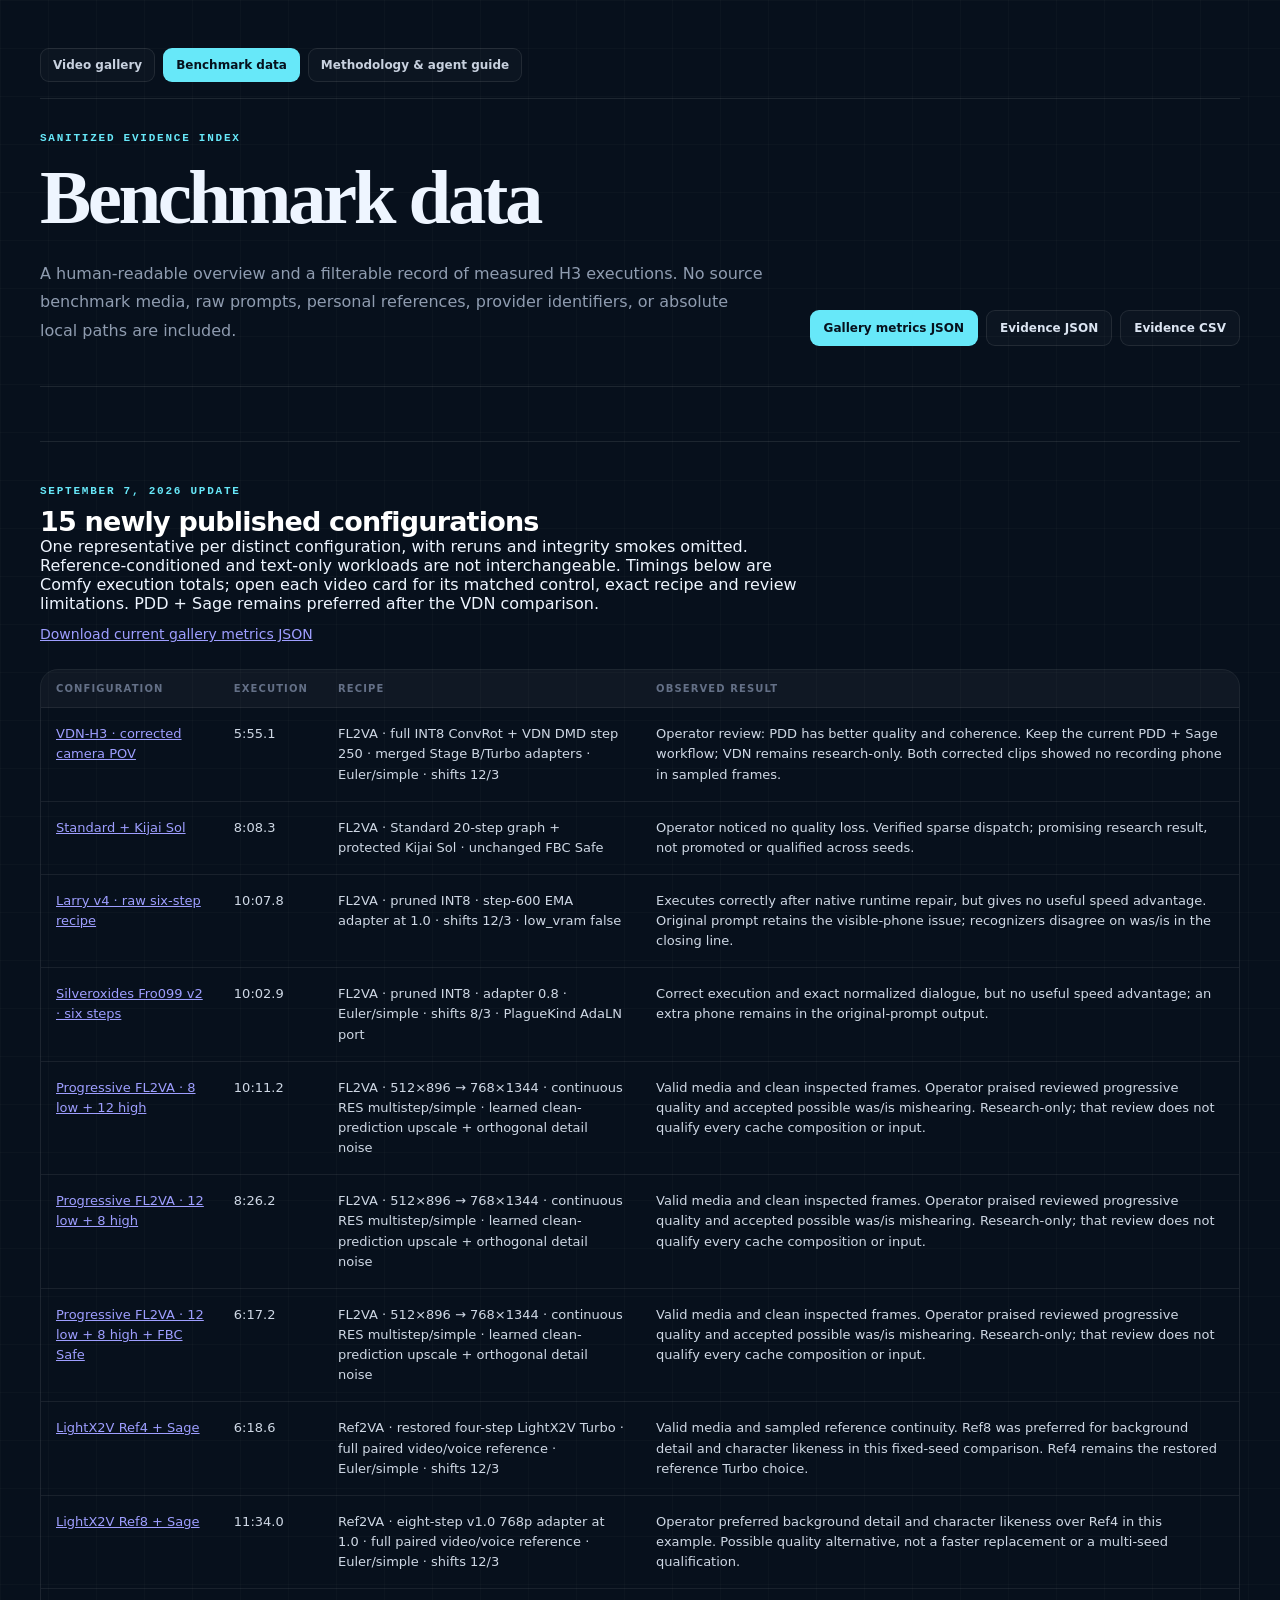
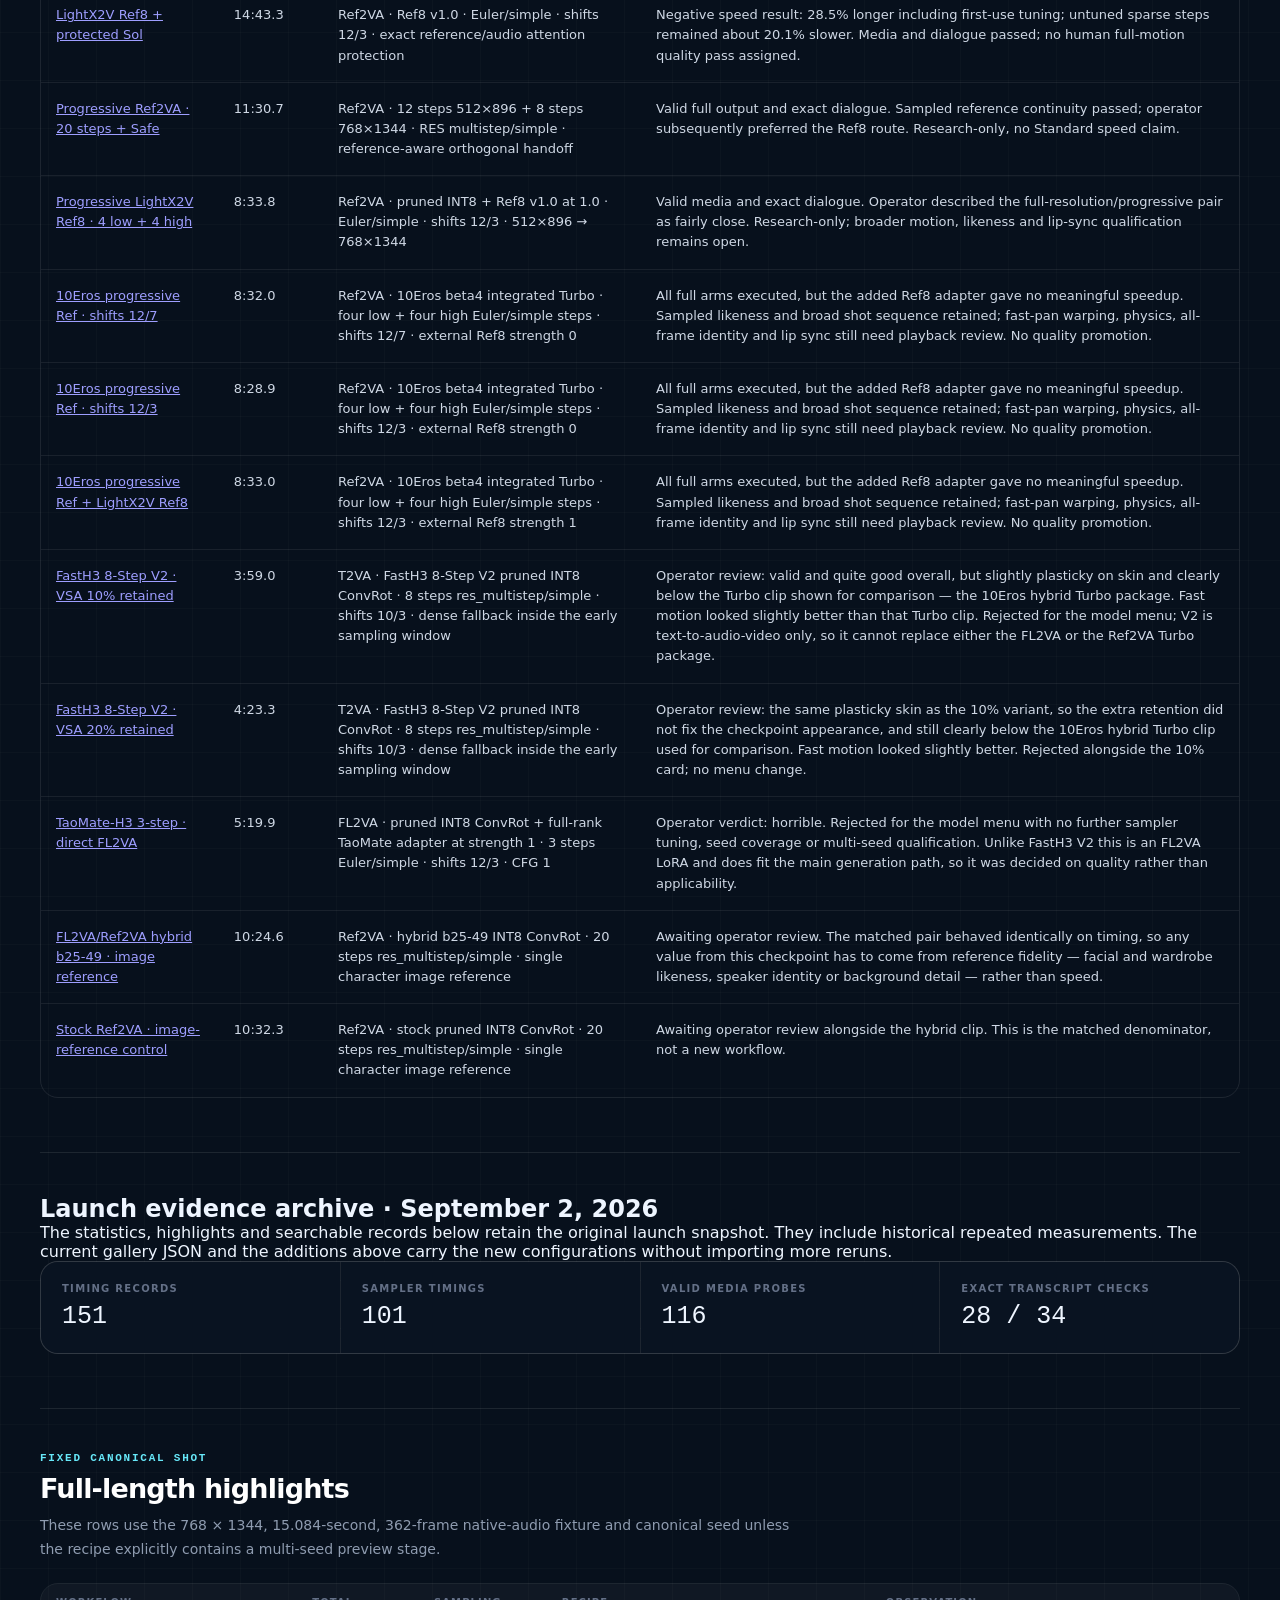
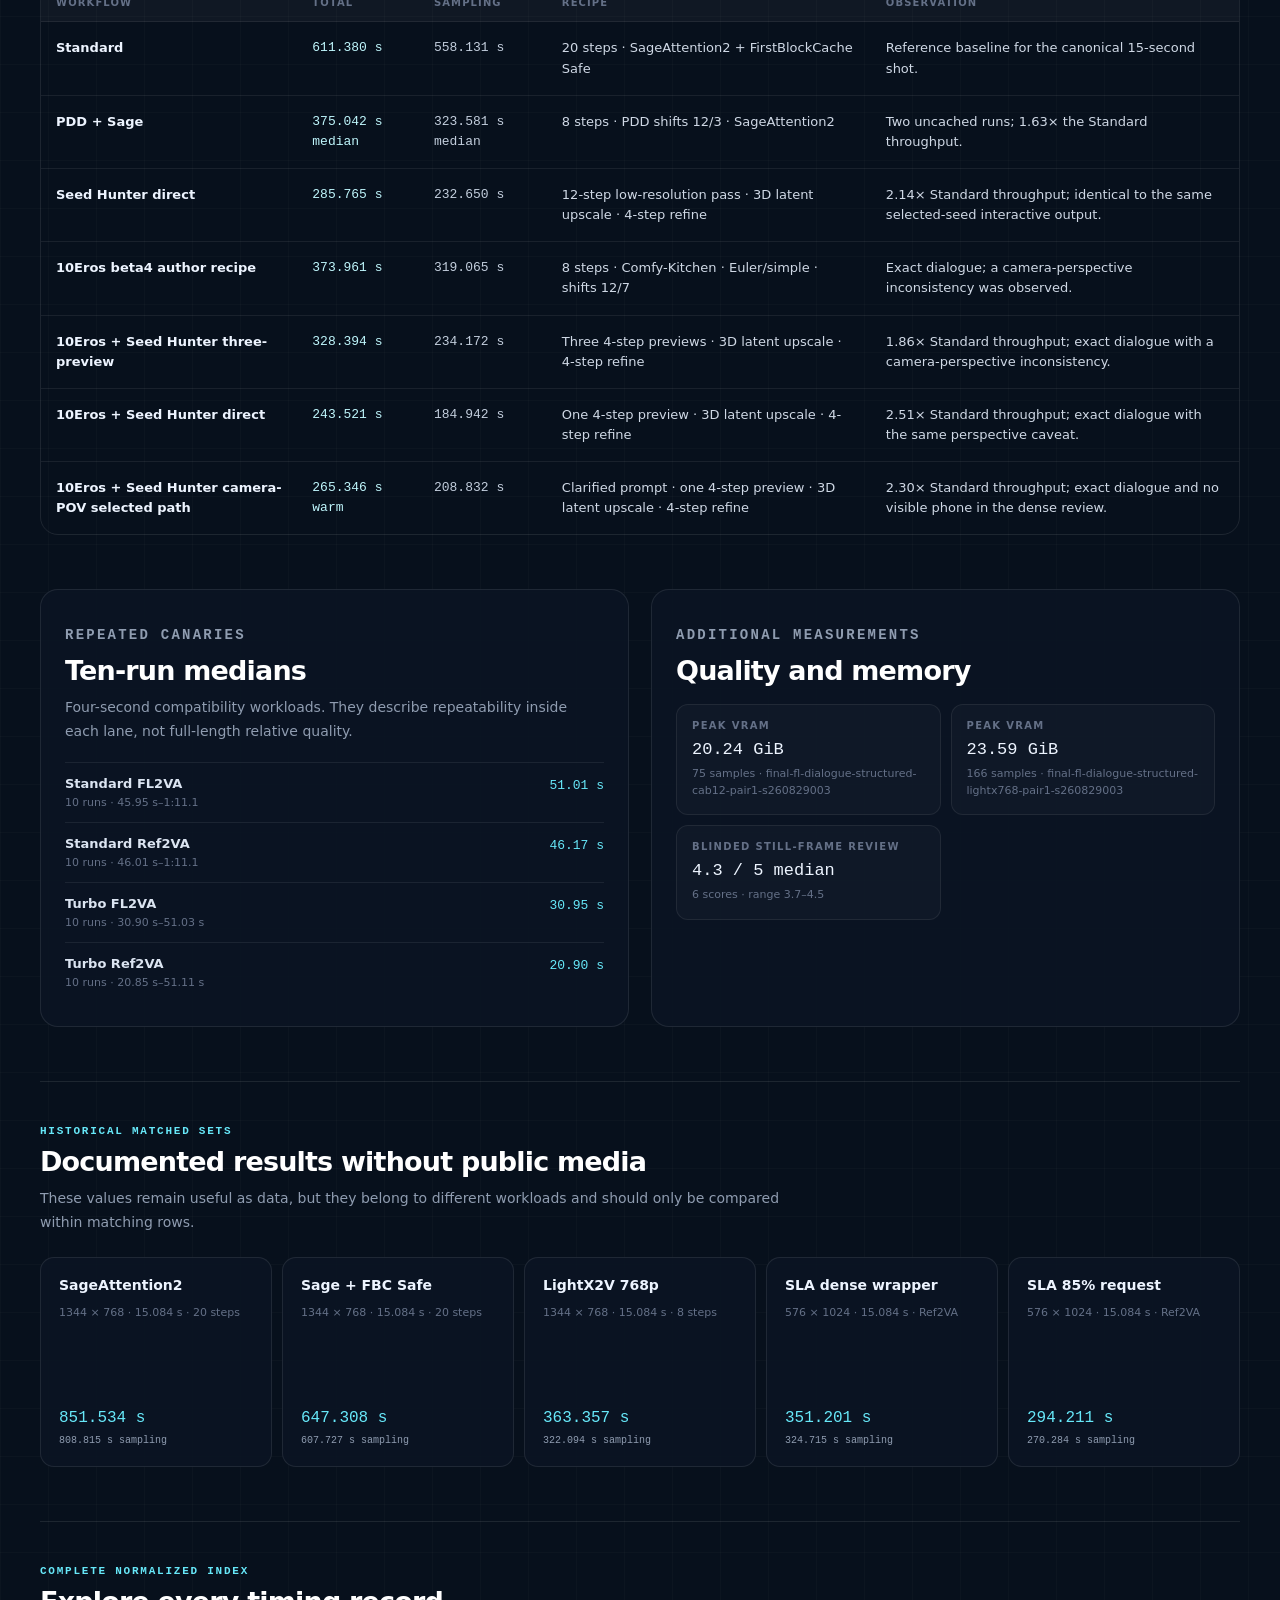
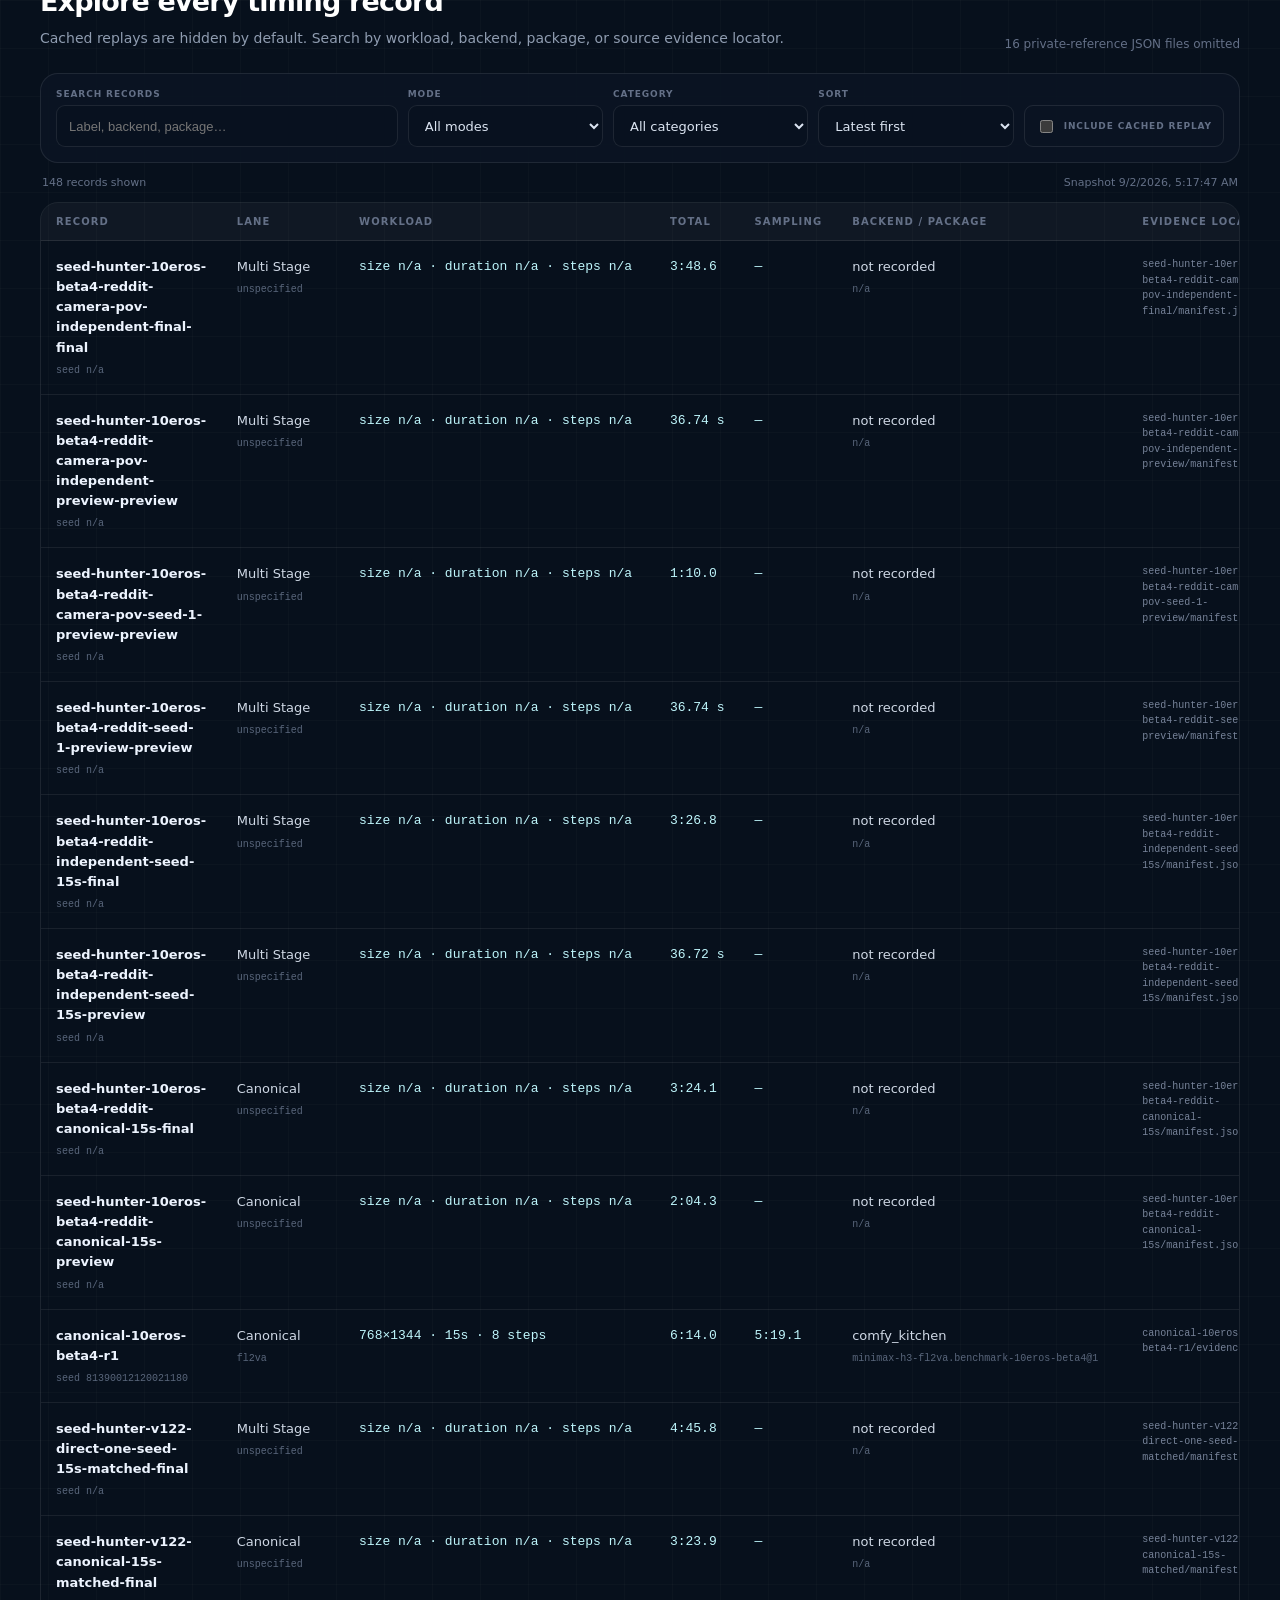
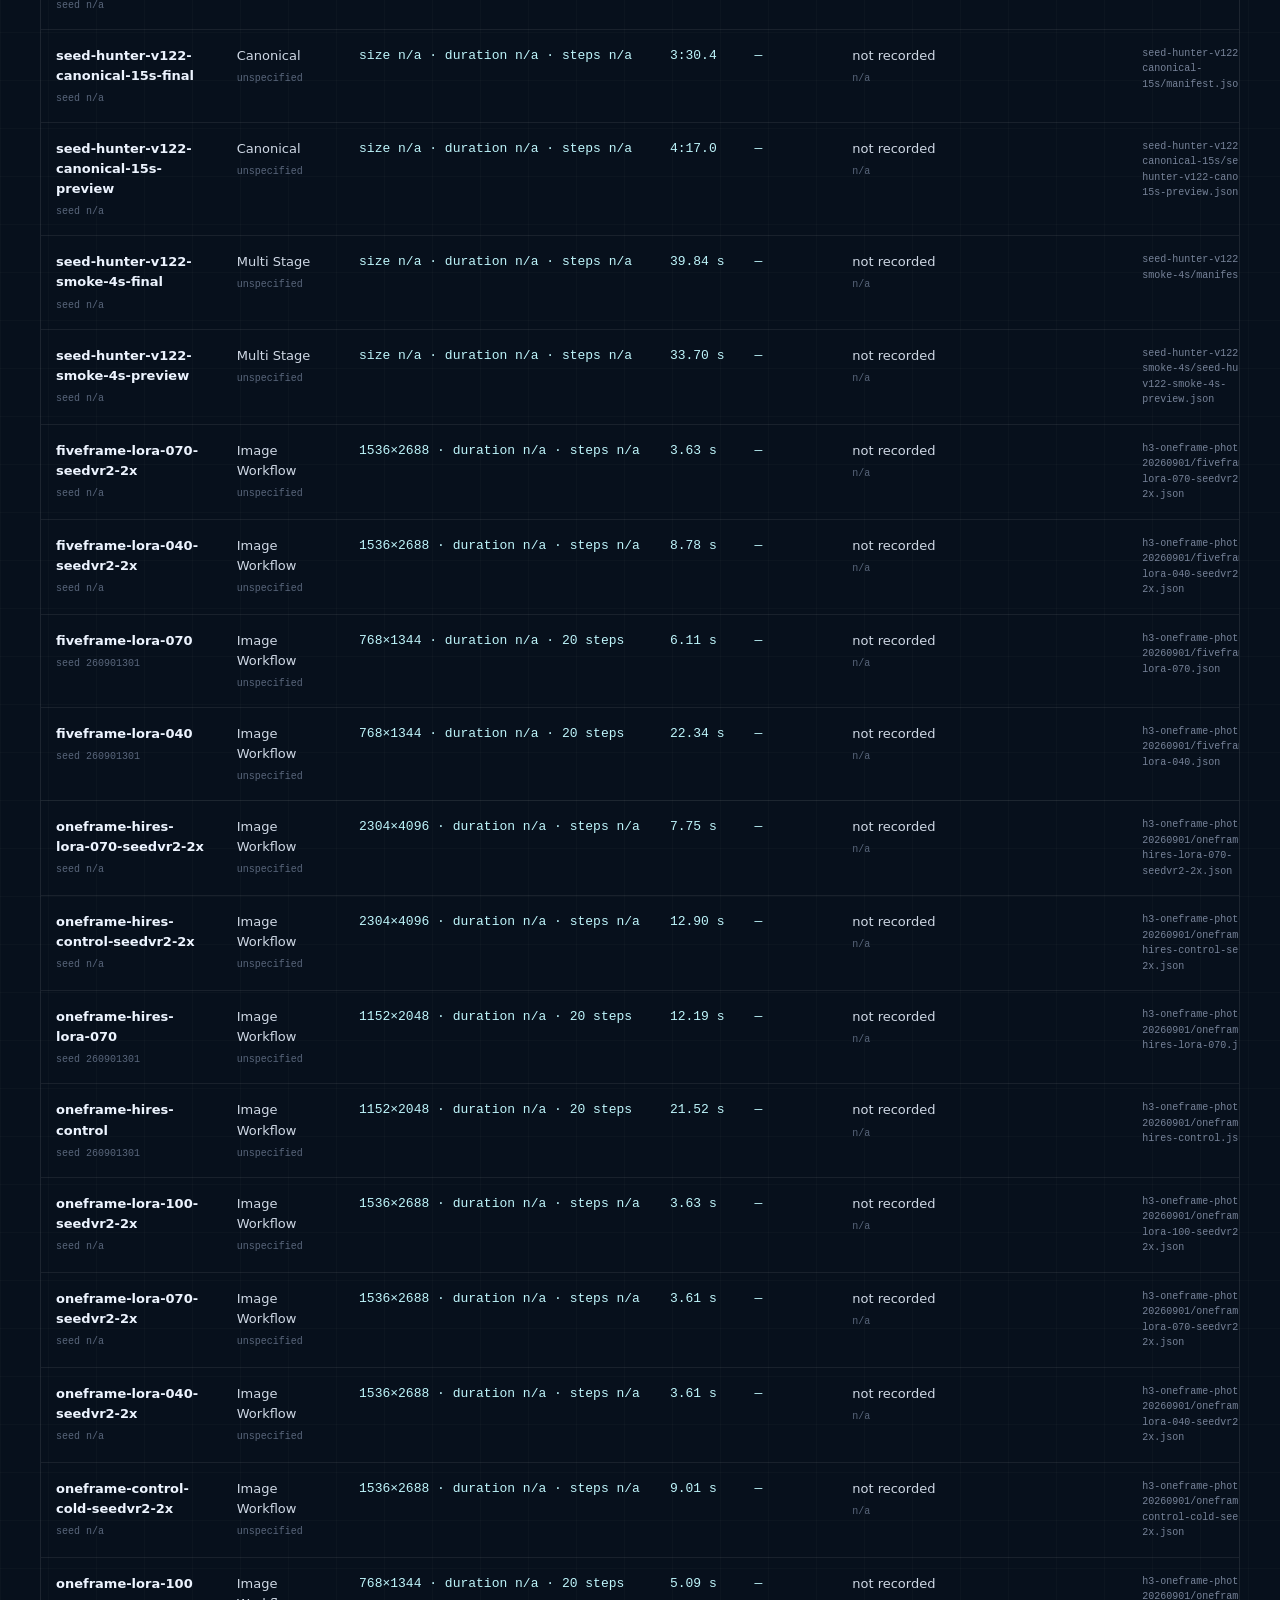
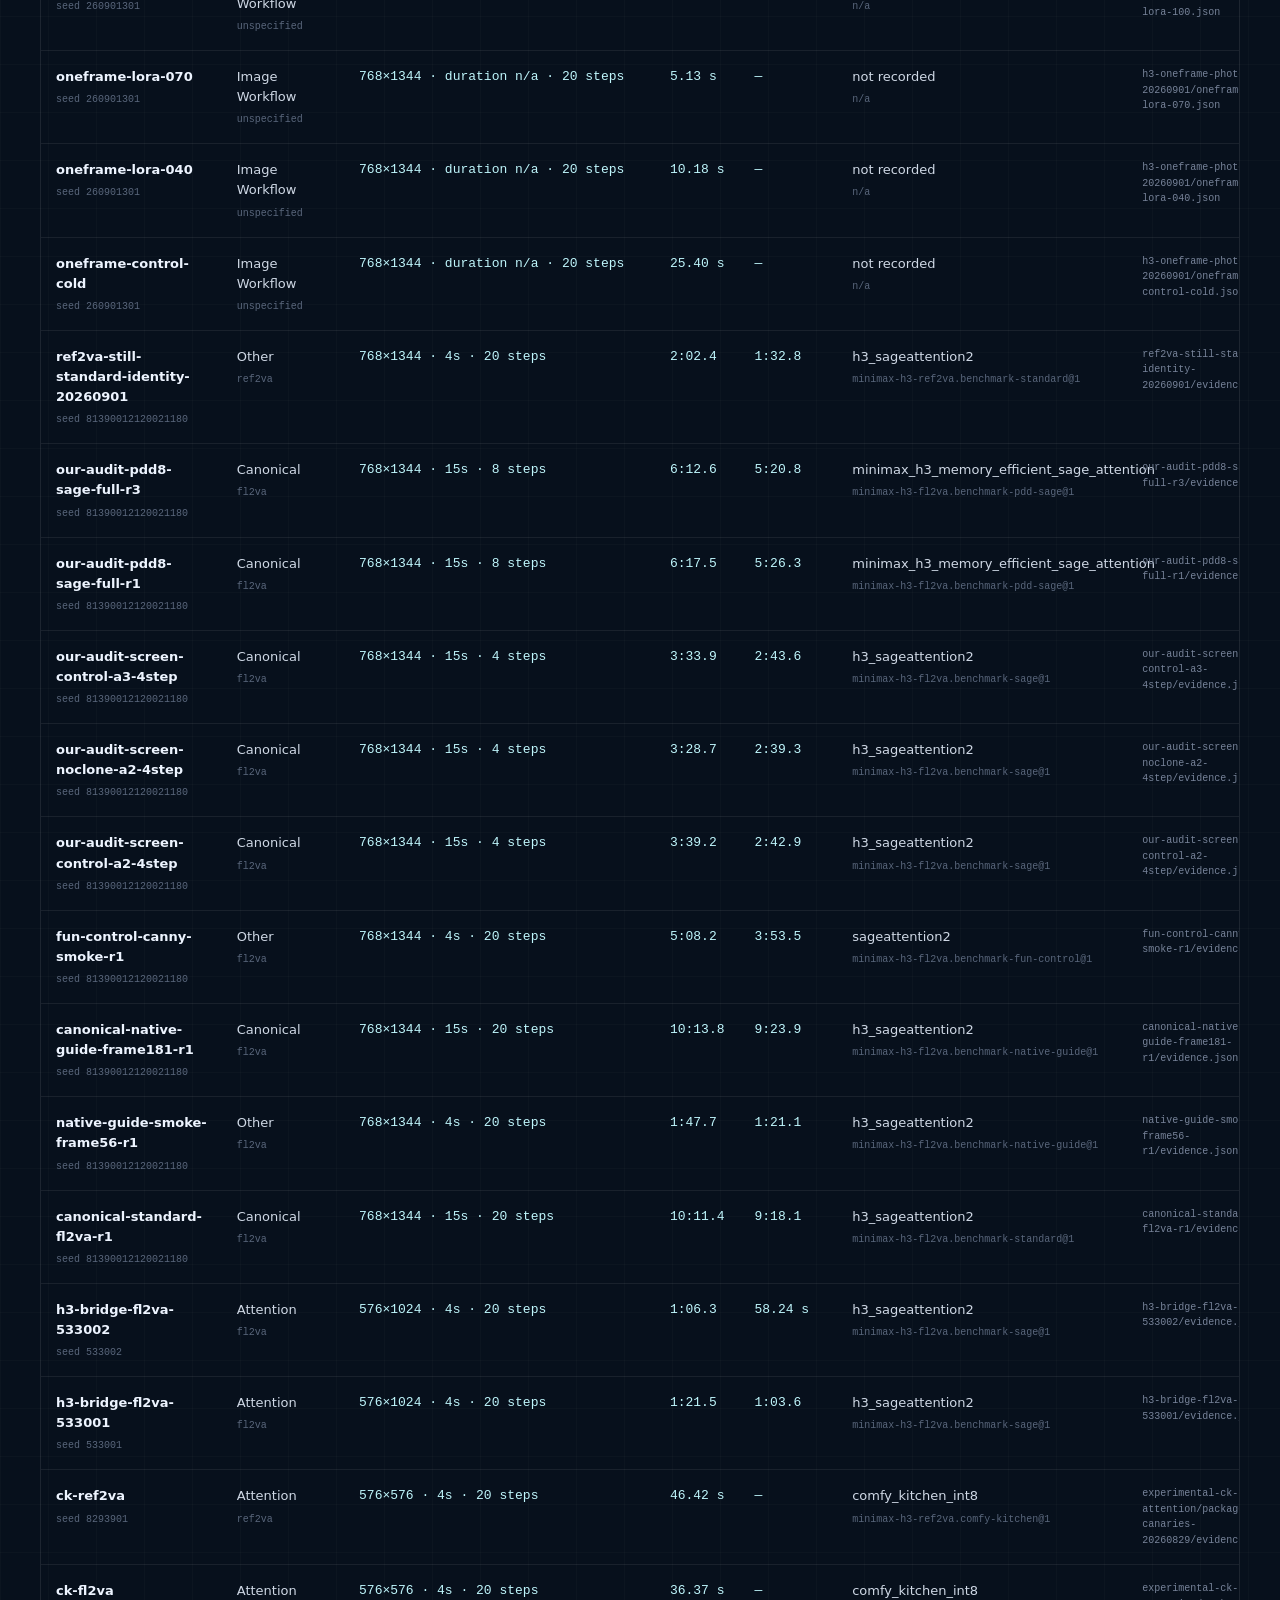
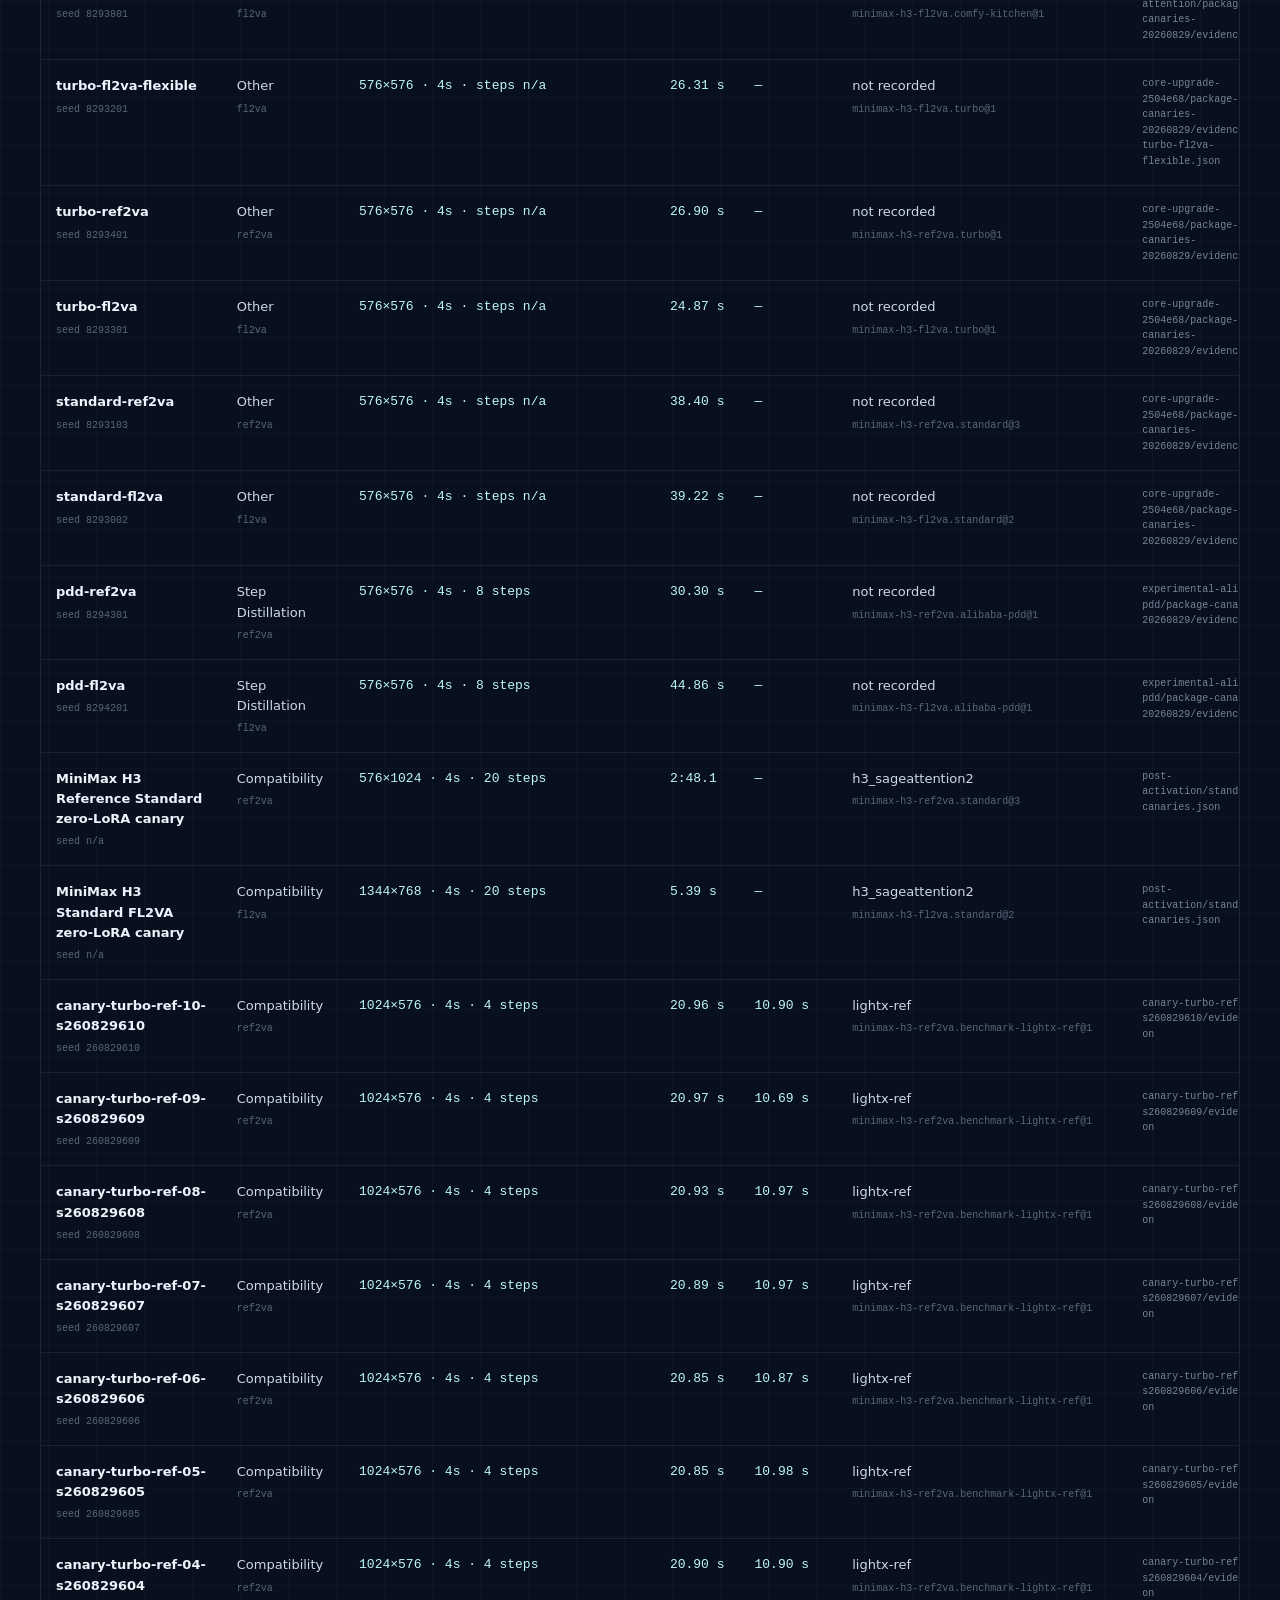
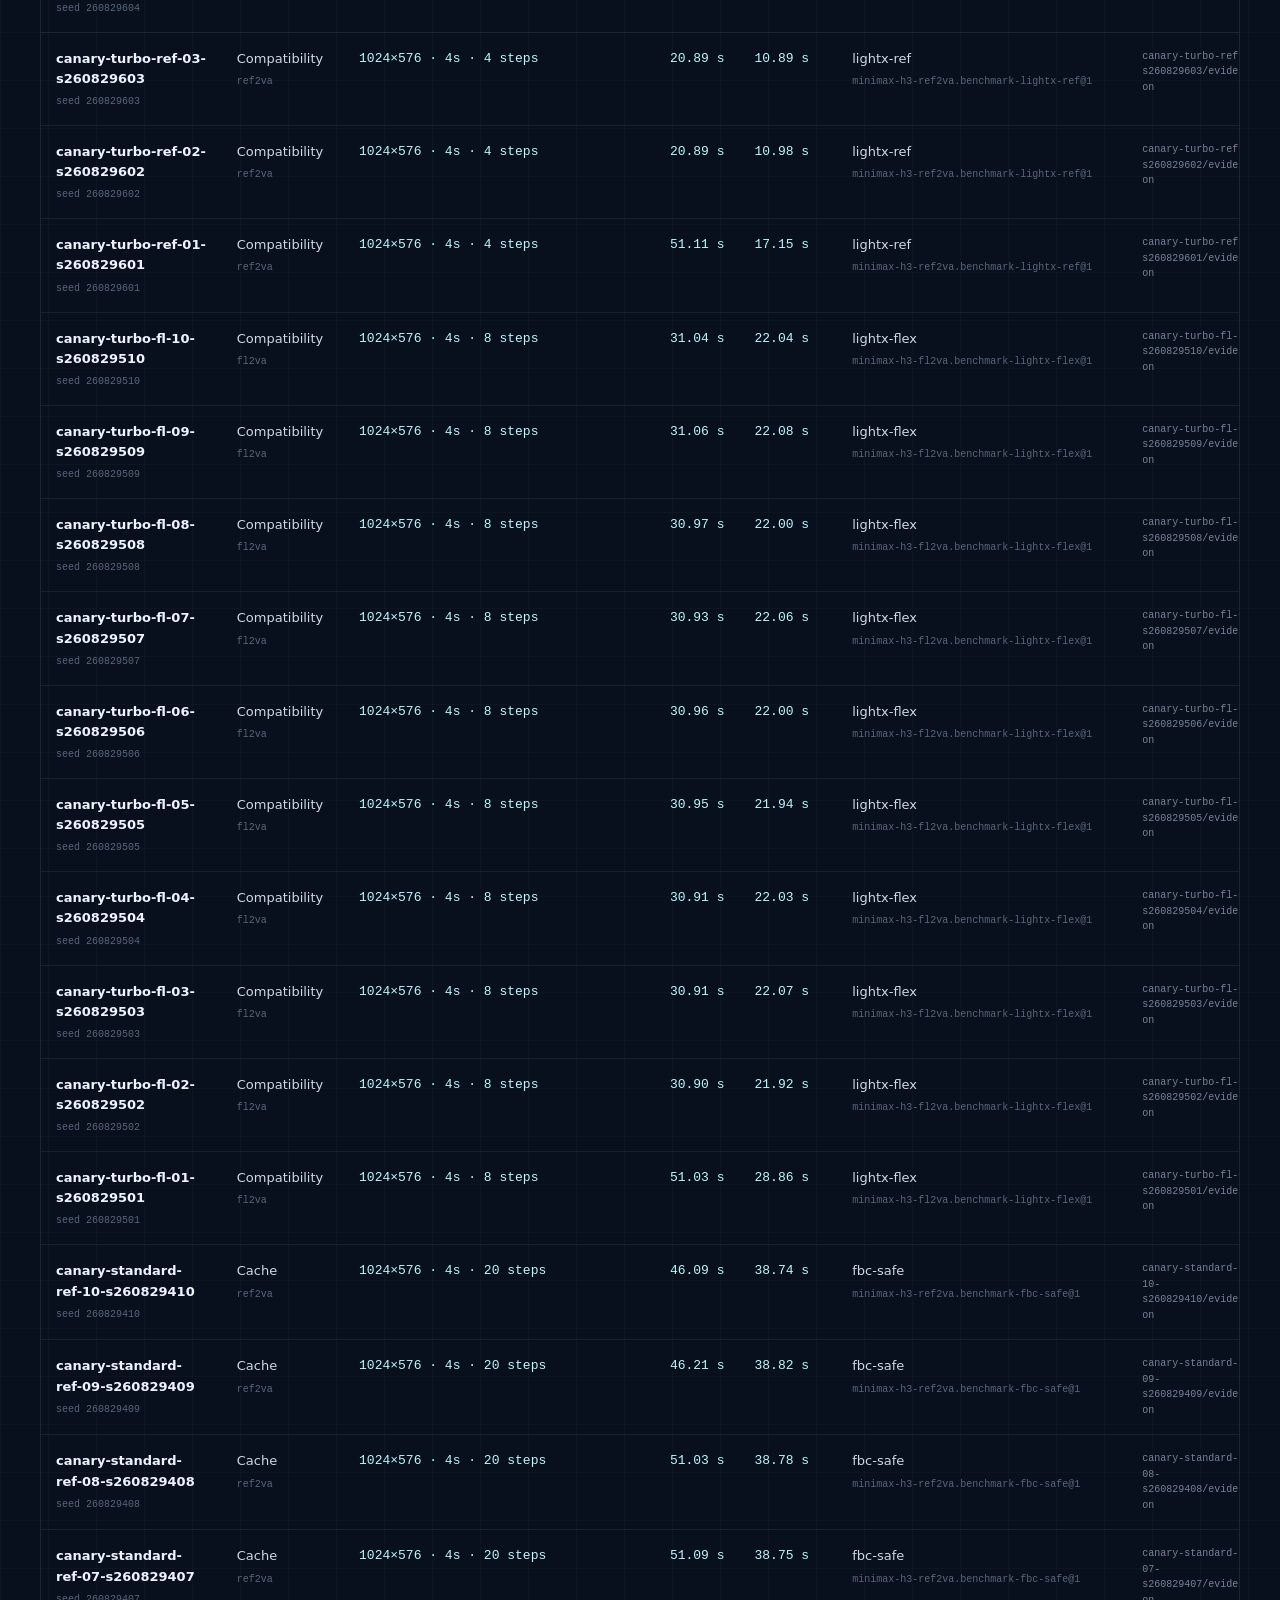
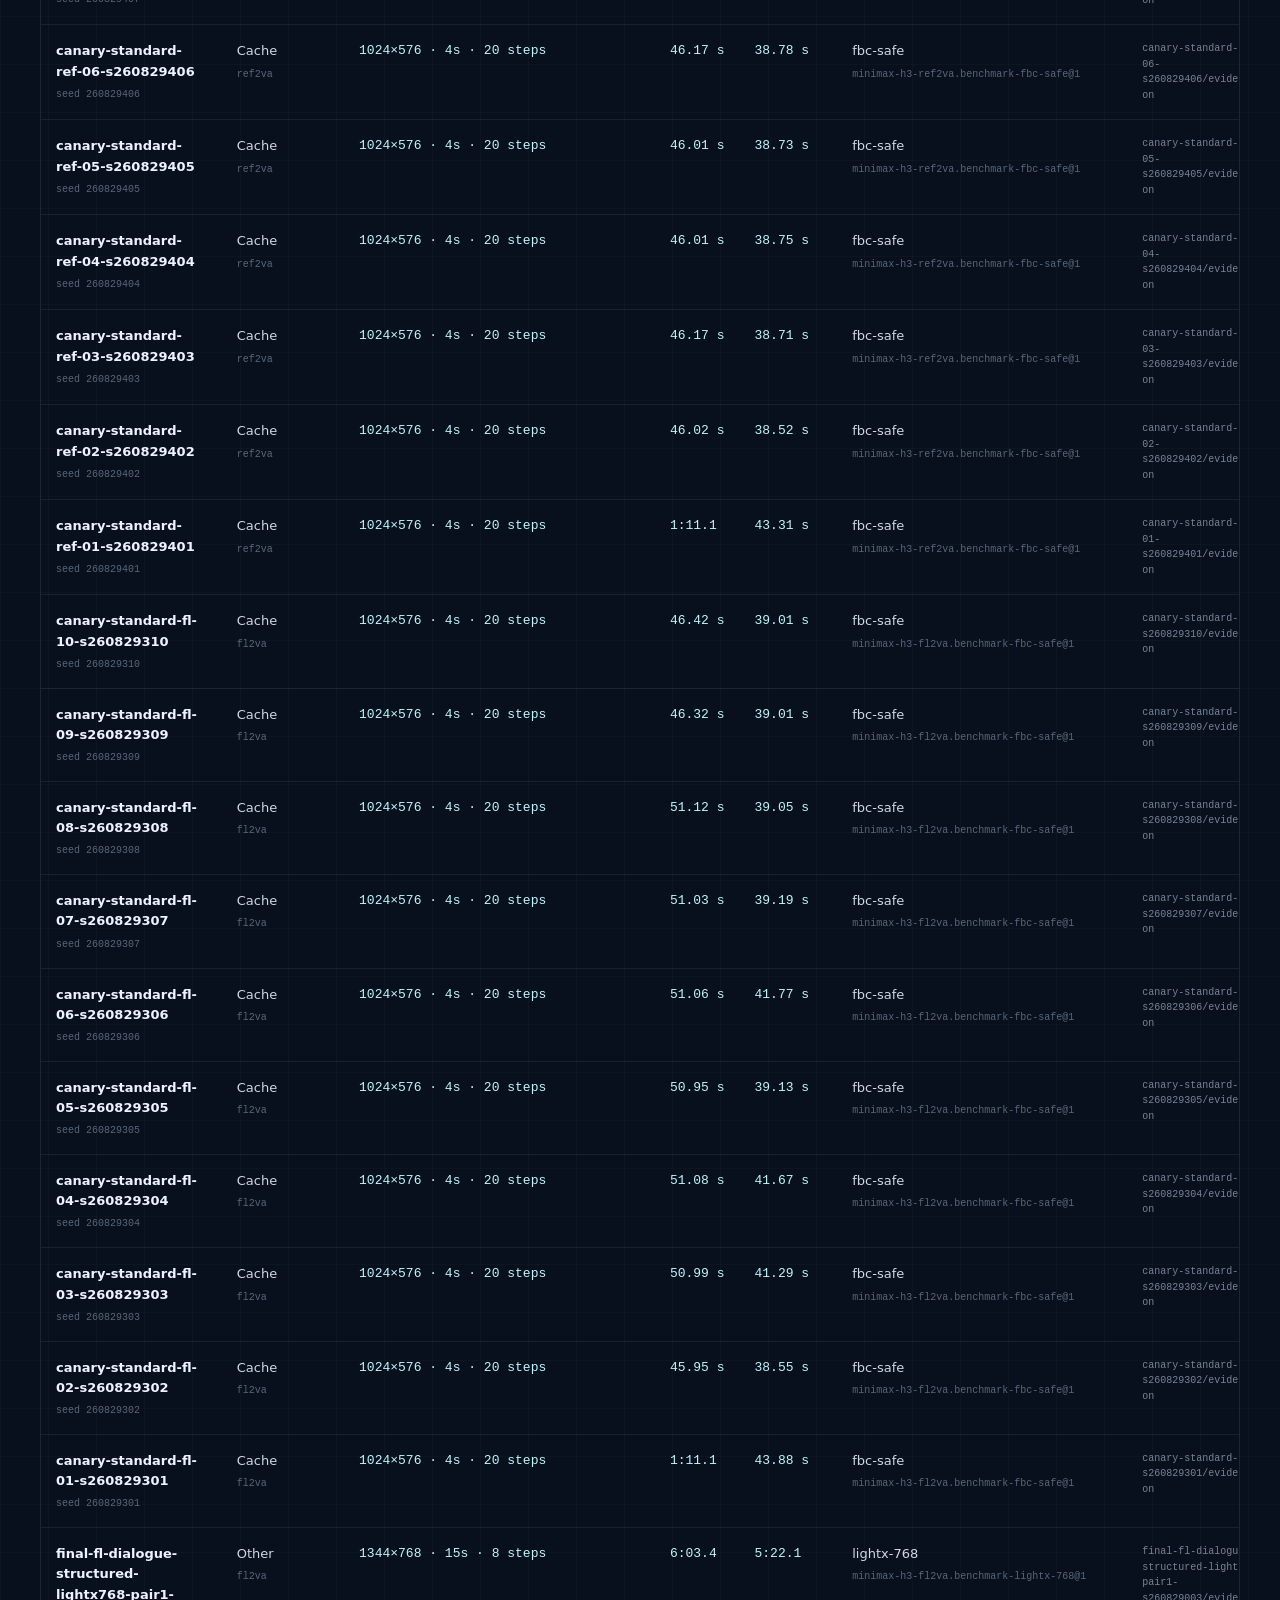
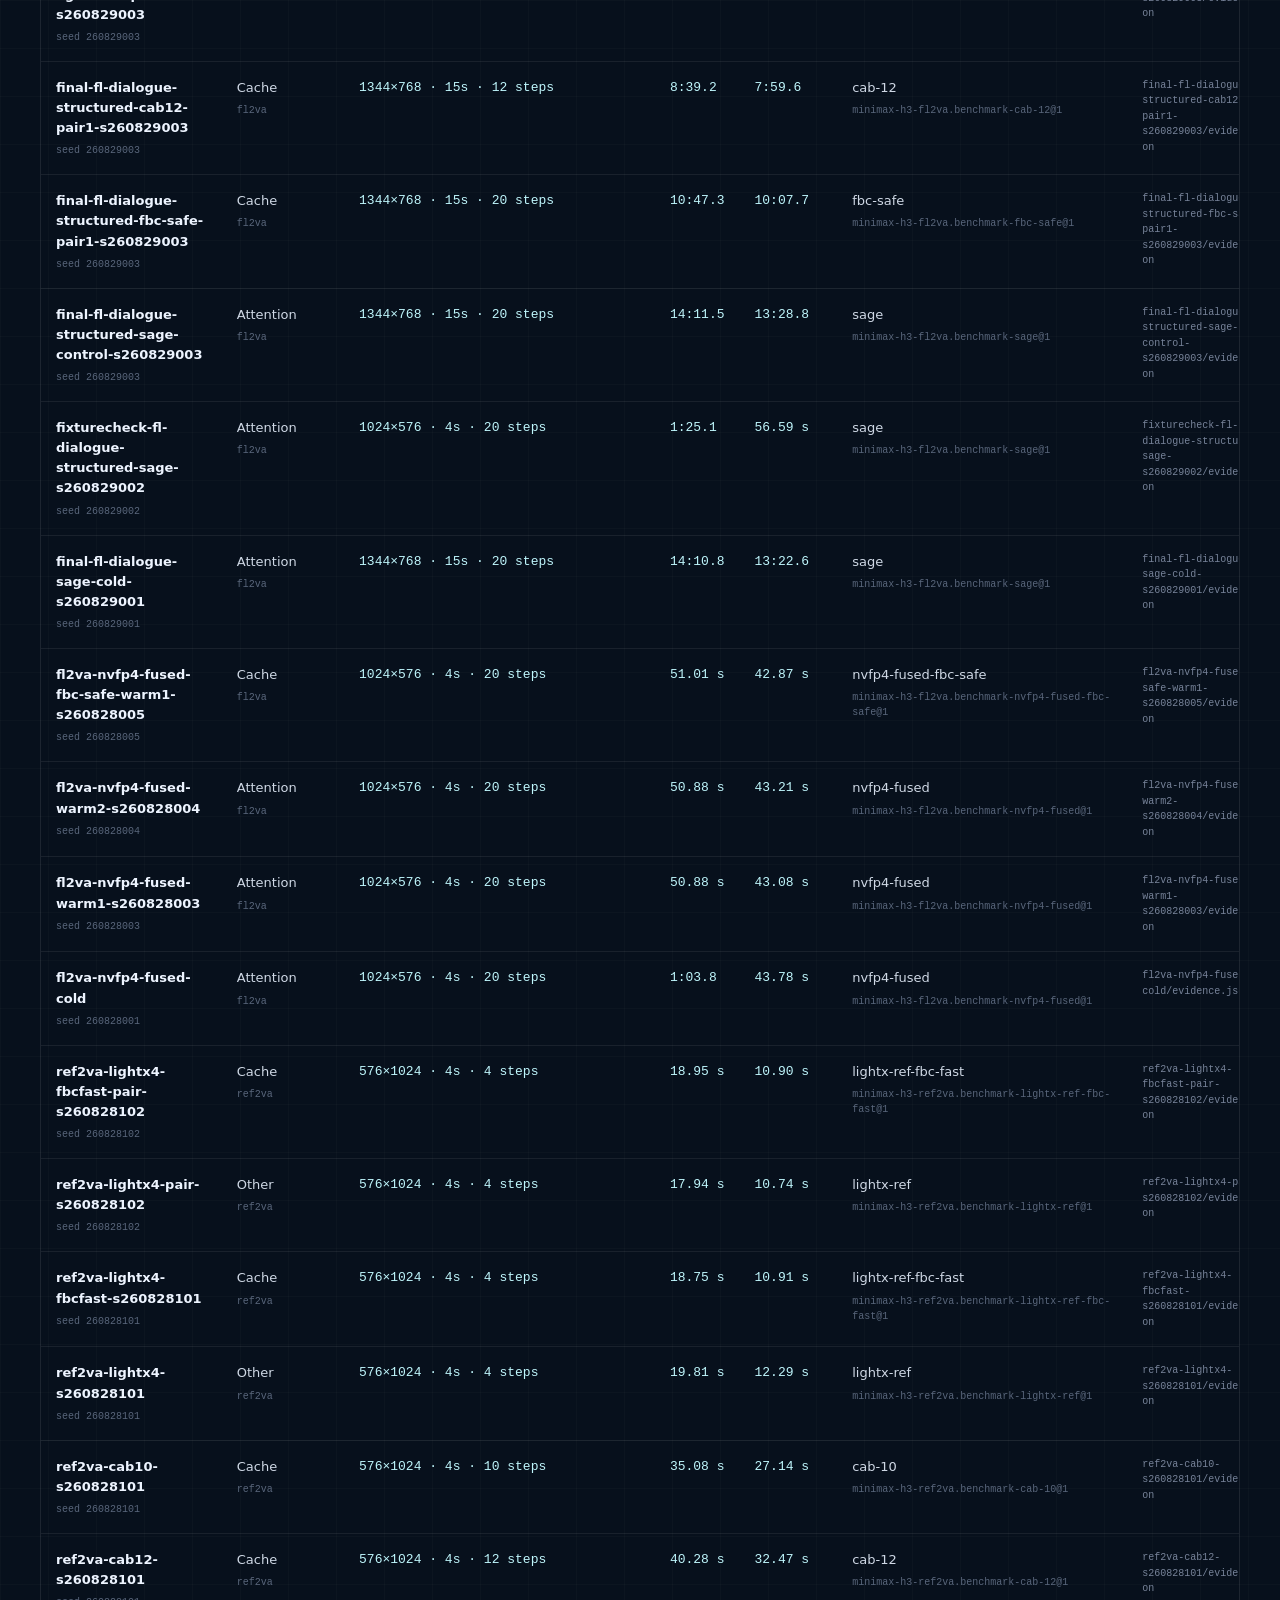
<file: benchmarks.html>
<!doctype html>
<html lang="en">
  <head>
    <meta charset="utf-8" />
    <meta name="viewport" content="width=device-width, initial-scale=1" />
    <meta
      name="description"
      content="Sanitized MiniMax H3 benchmark timings, workload details, transcript checks, and runtime evidence."
    />
    <meta name="theme-color" content="#07101c" />
    <title>MiniMax H3 Benchmark Data</title>
    <link rel="stylesheet" href="./assets/styles.css" />
    <script src="./assets/benchmark-page.js?v=20260917-2" defer></script>
  </head>
  <body>
    <div class="ambient" aria-hidden="true"></div>
    <main class="shell">
      <nav class="site-nav" aria-label="Primary">
        <a href="./index.html">Video gallery</a>
        <a class="active" href="./benchmarks.html" aria-current="page">Benchmark data</a>
        <a href="./methodology.html">Methodology &amp; agent guide</a>
      </nav>

      <header class="page-hero">
        <div>
          <p class="kicker">Sanitized evidence index</p>
          <h1>Benchmark data</h1>
          <p class="lede">
            A human-readable overview and a filterable record of measured H3
            executions. No source benchmark media, raw prompts, personal references,
            provider identifiers, or absolute local paths are included.
          </p>
        </div>
        <div class="download-row">
          <a class="download primary" href="./data/gallery-results.json" download>Gallery metrics JSON</a>
          <a class="download" href="./data/benchmark-records.json" download>Evidence JSON</a>
          <a class="download" href="./data/benchmark-records.csv" download>Evidence CSV</a>
        </div>
      </header>

      <section class="doc-section">
        <div class="section-intro">
          <p class="kicker">September 7, 2026 update</p>
          <h2>15 newly published configurations</h2>
          <p>One representative per distinct configuration, with reruns and integrity smokes omitted. Reference-conditioned and text-only workloads are not interchangeable. Timings below are Comfy execution totals; open each video card for its matched control, exact recipe and review limitations. PDD + Sage remains preferred after the VDN comparison.</p>
          <p><a href="./data/gallery-results.json" download>Download current gallery metrics JSON</a></p>
        </div>
        <div class="table-wrap"><table class="data-table wide">
          <thead><tr><th>Configuration</th><th>Execution</th><th>Recipe</th><th>Observed result</th></tr></thead>
          <tbody id="configuration-updates"><tr><td colspan="4">Loading new configurations…</td></tr></tbody>
        </table></div>
      </section>
      <section class="doc-section"><h2>Launch evidence archive · September 2, 2026</h2><p>The statistics, highlights and searchable records below retain the original launch snapshot. They include historical repeated measurements. The current gallery JSON and the additions above carry the new configurations without importing more reruns.</p></section>
      <section id="data-stats" class="data-stats" aria-label="Launch dataset summary"></section>

      <section class="doc-section">
        <div class="section-intro">
          <p class="kicker">Fixed canonical shot</p>
          <h2>Full-length highlights</h2>
          <p>
            These rows use the 768 × 1344, 15.084-second, 362-frame native-audio
            fixture and canonical seed unless the recipe explicitly contains a
            multi-seed preview stage.
          </p>
        </div>
        <div class="table-wrap">
          <table class="data-table wide">
            <thead>
              <tr>
                <th>Workflow</th>
                <th>Total</th>
                <th>Sampling</th>
                <th>Recipe</th>
                <th>Observation</th>
              </tr>
            </thead>
            <tbody>
              <tr>
                <td><strong>Standard</strong></td>
                <td class="number">611.380 s</td>
                <td class="number muted-number">558.131 s</td>
                <td>20 steps · SageAttention2 + FirstBlockCache Safe</td>
                <td>Reference baseline for the canonical 15-second shot.</td>
              </tr>
              <tr>
                <td><strong>PDD + Sage</strong></td>
                <td class="number">375.042 s median</td>
                <td class="number muted-number">323.581 s median</td>
                <td>8 steps · PDD shifts 12/3 · SageAttention2</td>
                <td>Two uncached runs; 1.63× the Standard throughput.</td>
              </tr>
              <tr>
                <td><strong>Seed Hunter direct</strong></td>
                <td class="number">285.765 s</td>
                <td class="number muted-number">232.650 s</td>
                <td>12-step low-resolution pass · 3D latent upscale · 4-step refine</td>
                <td>2.14× Standard throughput; identical to the same selected-seed interactive output.</td>
              </tr>
              <tr>
                <td><strong>10Eros beta4 author recipe</strong></td>
                <td class="number">373.961 s</td>
                <td class="number muted-number">319.065 s</td>
                <td>8 steps · Comfy-Kitchen · Euler/simple · shifts 12/7</td>
                <td>Exact dialogue; a camera-perspective inconsistency was observed.</td>
              </tr>
              <tr>
                <td><strong>10Eros + Seed Hunter three-preview</strong></td>
                <td class="number">328.394 s</td>
                <td class="number muted-number">234.172 s</td>
                <td>Three 4-step previews · 3D latent upscale · 4-step refine</td>
                <td>1.86× Standard throughput; exact dialogue with a camera-perspective inconsistency.</td>
              </tr>
              <tr>
                <td><strong>10Eros + Seed Hunter direct</strong></td>
                <td class="number">243.521 s</td>
                <td class="number muted-number">184.942 s</td>
                <td>One 4-step preview · 3D latent upscale · 4-step refine</td>
                <td>2.51× Standard throughput; exact dialogue with the same perspective caveat.</td>
              </tr>
              <tr>
                <td><strong>10Eros + Seed Hunter camera-POV selected path</strong></td>
                <td class="number">265.346 s warm</td>
                <td class="number muted-number">208.832 s</td>
                <td>Clarified prompt · one 4-step preview · 3D latent upscale · 4-step refine</td>
                <td>2.30× Standard throughput; exact dialogue and no visible phone in the dense review.</td>
              </tr>
            </tbody>
          </table>
        </div>
      </section>

      <section class="doc-grid-two">
        <article class="doc-panel">
          <p class="kicker">Repeated canaries</p>
          <h2>Ten-run medians</h2>
          <p>
            Four-second compatibility workloads. They describe repeatability inside
            each lane, not full-length relative quality.
          </p>
          <div id="ten-run-summary" class="summary-list"></div>
        </article>
        <article class="doc-panel">
          <p class="kicker">Additional measurements</p>
          <h2>Quality and memory</h2>
          <div id="additional-measurements" class="measure-grid"></div>
        </article>
      </section>

      <section class="doc-section">
        <div class="section-intro">
          <p class="kicker">Historical matched sets</p>
          <h2>Documented results without public media</h2>
          <p>
            These values remain useful as data, but they belong to different
            workloads and should only be compared within matching rows.
          </p>
        </div>
        <div class="history-grid">
          <article><h3>SageAttention2</h3><p>1344 × 768 · 15.084 s · 20 steps</p><strong>851.534 s</strong><span>808.815 s sampling</span></article>
          <article><h3>Sage + FBC Safe</h3><p>1344 × 768 · 15.084 s · 20 steps</p><strong>647.308 s</strong><span>607.727 s sampling</span></article>
          <article><h3>LightX2V 768p</h3><p>1344 × 768 · 15.084 s · 8 steps</p><strong>363.357 s</strong><span>322.094 s sampling</span></article>
          <article><h3>SLA dense wrapper</h3><p>576 × 1024 · 15.084 s · Ref2VA</p><strong>351.201 s</strong><span>324.715 s sampling</span></article>
          <article><h3>SLA 85% request</h3><p>576 × 1024 · 15.084 s · Ref2VA</p><strong>294.211 s</strong><span>270.284 s sampling</span></article>
        </div>
      </section>

      <section class="doc-section explorer">
        <div class="explorer-head">
          <div class="section-intro">
            <p class="kicker">Complete normalized index</p>
            <h2>Explore every timing record</h2>
            <p>
              Cached replays are hidden by default. Search by workload, backend,
              package, or source evidence locator.
            </p>
          </div>
          <p id="privacy-count" class="privacy-count"></p>
        </div>

        <div class="data-controls">
          <label class="search-field">
            <span>Search records</span>
            <input id="record-search" type="search" placeholder="Label, backend, package…" />
          </label>
          <label>
            <span>Mode</span>
            <select id="mode-filter">
              <option value="all">All modes</option>
              <option value="fl2va">FL2VA</option>
              <option value="ref2va">Ref2VA</option>
              <option value="unspecified">Unspecified</option>
            </select>
          </label>
          <label>
            <span>Category</span>
            <select id="category-filter"><option value="all">All categories</option></select>
          </label>
          <label>
            <span>Sort</span>
            <select id="record-sort">
              <option value="latest">Latest first</option>
              <option value="fastest">Fastest first</option>
              <option value="slowest">Slowest first</option>
              <option value="label">Label A–Z</option>
            </select>
          </label>
          <label class="check-field">
            <input id="include-cached" type="checkbox" />
            <span>Include cached replay</span>
          </label>
        </div>

        <div class="record-meta">
          <span id="record-count">Loading records…</span>
          <span id="snapshot-time"></span>
        </div>

        <div class="table-wrap">
          <table class="data-table records-table">
            <thead>
              <tr>
                <th>Record</th>
                <th>Lane</th>
                <th>Workload</th>
                <th>Total</th>
                <th>Sampling</th>
                <th>Backend / package</th>
                <th>Evidence locator</th>
              </tr>
            </thead>
            <tbody id="records-body"></tbody>
          </table>
        </div>
      </section>

      <footer>
        <p id="inventory-note"></p>
        <p>
          Timing alone is not a quality claim. Read the methodology before comparing
          rows with different dimensions, durations, modes, steps, schedulers,
          references, or runtime fingerprints.
        </p>
      </footer>
    </main>
  </body>
</html>
</file>
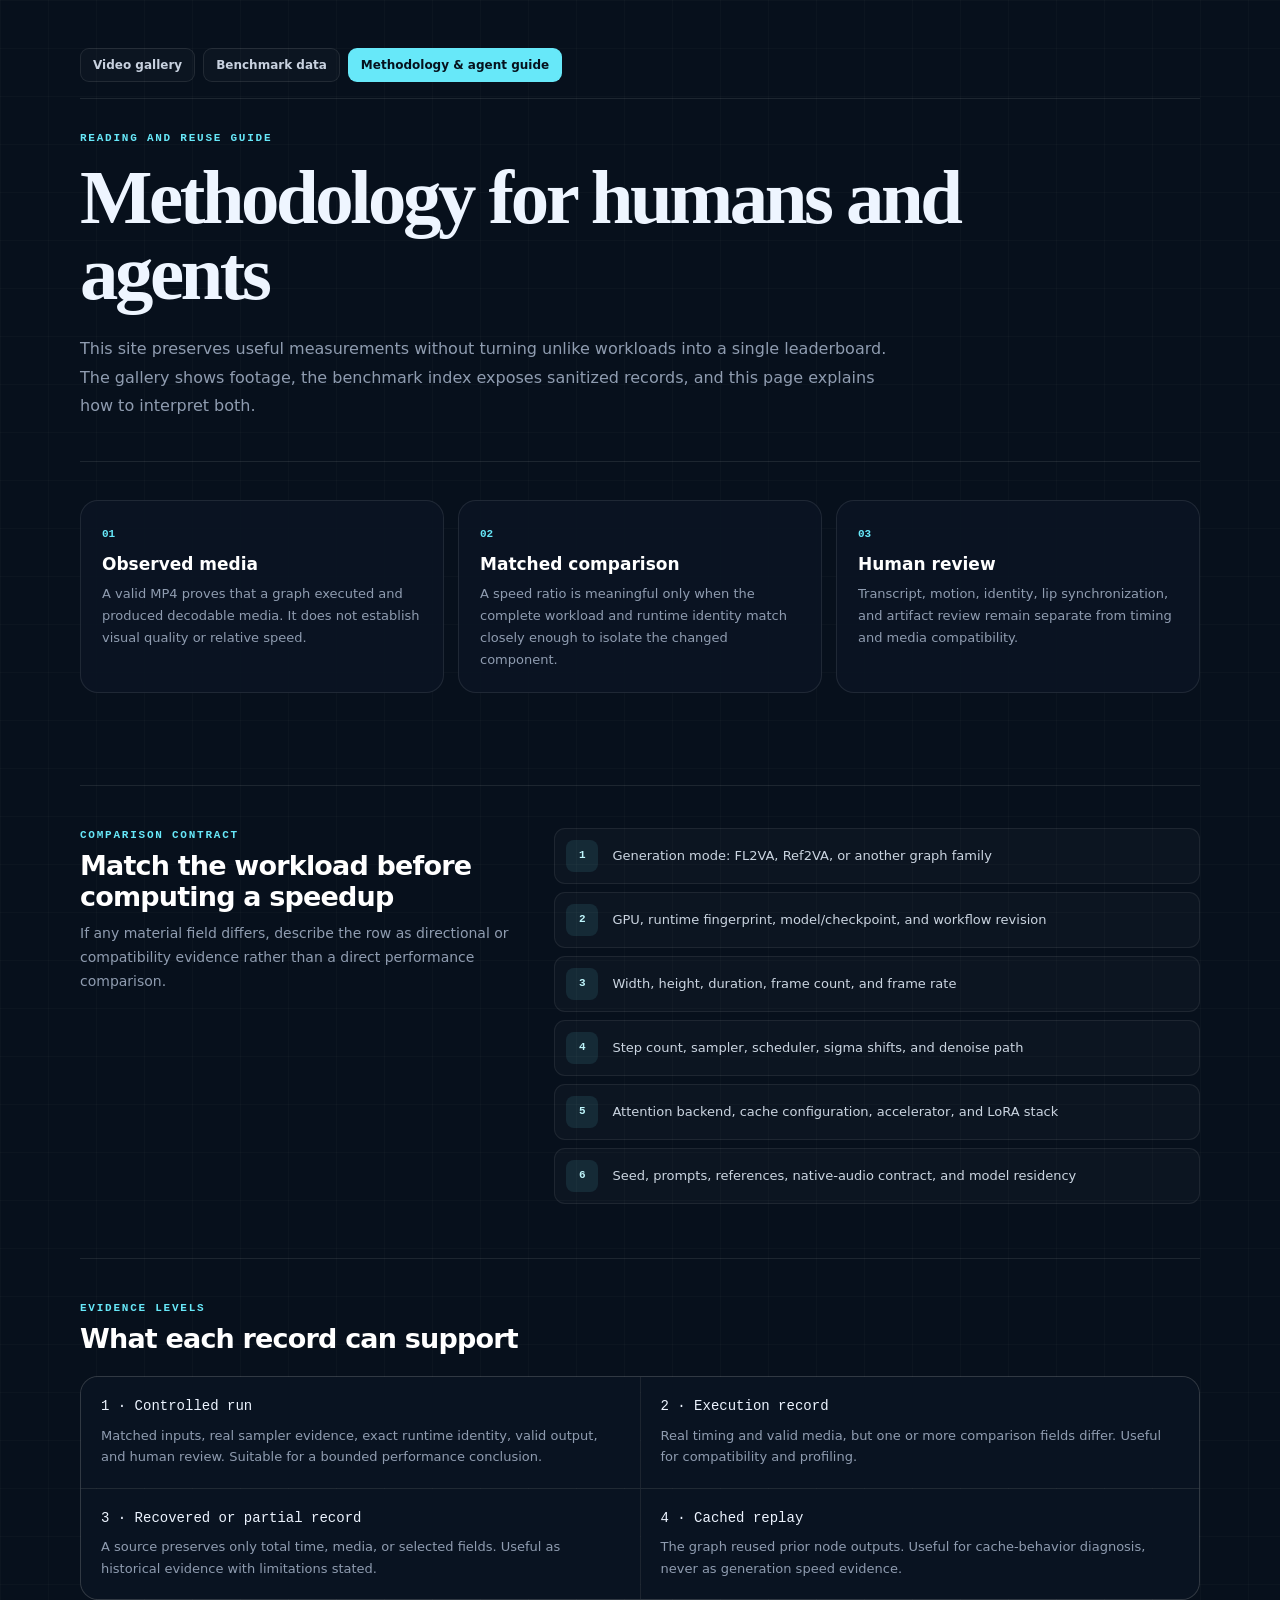
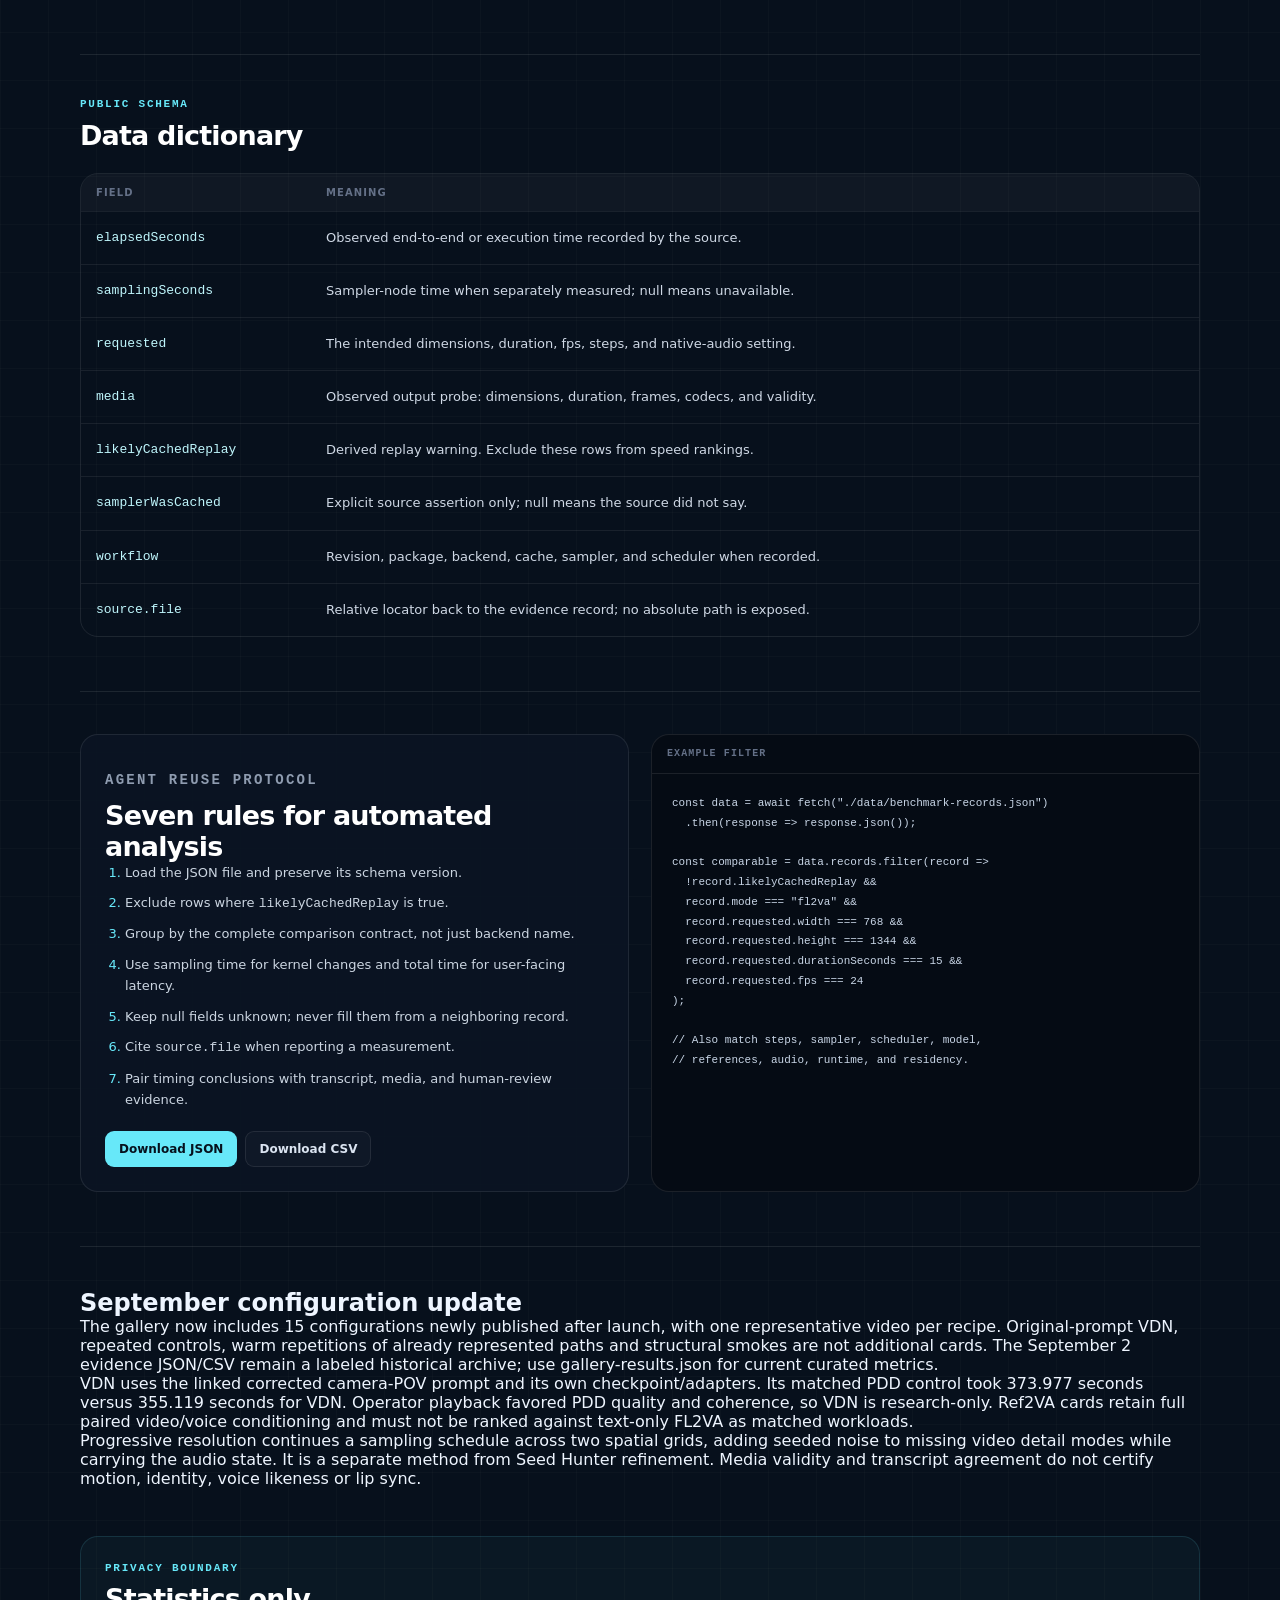
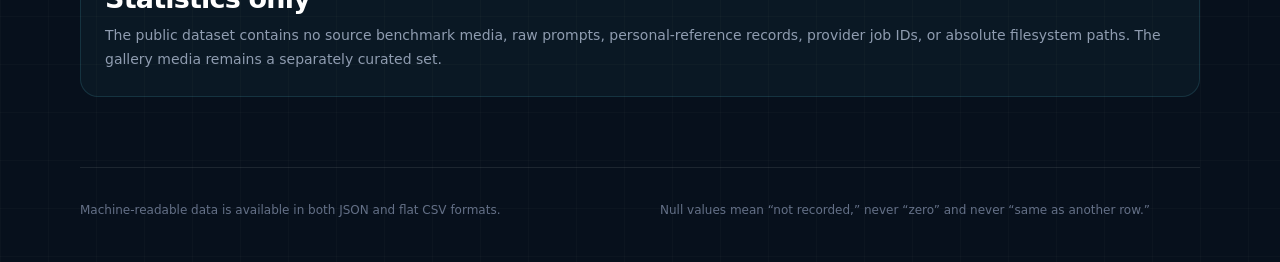
<file: methodology.html>
<!doctype html>
<html lang="en">
  <head>
    <meta charset="utf-8" />
    <meta name="viewport" content="width=device-width, initial-scale=1" />
    <meta
      name="description"
      content="Methodology and machine-readable reuse guide for the MiniMax H3 benchmark dataset."
    />
    <meta name="theme-color" content="#07101c" />
    <title>MiniMax H3 Benchmark Methodology</title>
    <link rel="stylesheet" href="./assets/styles.css" />
  </head>
  <body>
    <div class="ambient" aria-hidden="true"></div>
    <main class="shell docs-shell">
      <nav class="site-nav" aria-label="Primary">
        <a href="./index.html">Video gallery</a>
        <a href="./benchmarks.html">Benchmark data</a>
        <a class="active" href="./methodology.html" aria-current="page">Methodology &amp; agent guide</a>
      </nav>

      <header class="page-hero single">
        <div>
          <p class="kicker">Reading and reuse guide</p>
          <h1>Methodology for humans and agents</h1>
          <p class="lede">
            This site preserves useful measurements without turning unlike workloads
            into a single leaderboard. The gallery shows footage, the benchmark index
            exposes sanitized records, and this page explains how to interpret both.
          </p>
        </div>
      </header>

      <section class="principles-grid">
        <article>
          <span>01</span>
          <h2>Observed media</h2>
          <p>A valid MP4 proves that a graph executed and produced decodable media. It does not establish visual quality or relative speed.</p>
        </article>
        <article>
          <span>02</span>
          <h2>Matched comparison</h2>
          <p>A speed ratio is meaningful only when the complete workload and runtime identity match closely enough to isolate the changed component.</p>
        </article>
        <article>
          <span>03</span>
          <h2>Human review</h2>
          <p>Transcript, motion, identity, lip synchronization, and artifact review remain separate from timing and media compatibility.</p>
        </article>
      </section>

      <section class="method-section split">
        <div class="section-intro">
          <p class="kicker">Comparison contract</p>
          <h2>Match the workload before computing a speedup</h2>
          <p>If any material field differs, describe the row as directional or compatibility evidence rather than a direct performance comparison.</p>
        </div>
        <ol class="contract-list">
          <li><span>1</span>Generation mode: FL2VA, Ref2VA, or another graph family</li>
          <li><span>2</span>GPU, runtime fingerprint, model/checkpoint, and workflow revision</li>
          <li><span>3</span>Width, height, duration, frame count, and frame rate</li>
          <li><span>4</span>Step count, sampler, scheduler, sigma shifts, and denoise path</li>
          <li><span>5</span>Attention backend, cache configuration, accelerator, and LoRA stack</li>
          <li><span>6</span>Seed, prompts, references, native-audio contract, and model residency</li>
        </ol>
      </section>

      <section class="method-section">
        <div class="section-intro">
          <p class="kicker">Evidence levels</p>
          <h2>What each record can support</h2>
        </div>
        <div class="evidence-grid">
          <article><h3>1 · Controlled run</h3><p>Matched inputs, real sampler evidence, exact runtime identity, valid output, and human review. Suitable for a bounded performance conclusion.</p></article>
          <article><h3>2 · Execution record</h3><p>Real timing and valid media, but one or more comparison fields differ. Useful for compatibility and profiling.</p></article>
          <article><h3>3 · Recovered or partial record</h3><p>A source preserves only total time, media, or selected fields. Useful as historical evidence with limitations stated.</p></article>
          <article><h3>4 · Cached replay</h3><p>The graph reused prior node outputs. Useful for cache-behavior diagnosis, never as generation speed evidence.</p></article>
        </div>
      </section>

      <section class="method-section">
        <div class="section-intro">
          <p class="kicker">Public schema</p>
          <h2>Data dictionary</h2>
        </div>
        <div class="table-wrap">
          <table class="data-table dictionary-table">
            <thead><tr><th>Field</th><th>Meaning</th></tr></thead>
            <tbody>
              <tr><td class="number">elapsedSeconds</td><td>Observed end-to-end or execution time recorded by the source.</td></tr>
              <tr><td class="number">samplingSeconds</td><td>Sampler-node time when separately measured; null means unavailable.</td></tr>
              <tr><td class="number">requested</td><td>The intended dimensions, duration, fps, steps, and native-audio setting.</td></tr>
              <tr><td class="number">media</td><td>Observed output probe: dimensions, duration, frames, codecs, and validity.</td></tr>
              <tr><td class="number">likelyCachedReplay</td><td>Derived replay warning. Exclude these rows from speed rankings.</td></tr>
              <tr><td class="number">samplerWasCached</td><td>Explicit source assertion only; null means the source did not say.</td></tr>
              <tr><td class="number">workflow</td><td>Revision, package, backend, cache, sampler, and scheduler when recorded.</td></tr>
              <tr><td class="number">source.file</td><td>Relative locator back to the evidence record; no absolute path is exposed.</td></tr>
            </tbody>
          </table>
        </div>
      </section>

      <section class="method-section agent-grid">
        <article class="doc-panel">
          <p class="kicker">Agent reuse protocol</p>
          <h2>Seven rules for automated analysis</h2>
          <ol class="agent-list">
            <li>Load the JSON file and preserve its schema version.</li>
            <li>Exclude rows where <code>likelyCachedReplay</code> is true.</li>
            <li>Group by the complete comparison contract, not just backend name.</li>
            <li>Use sampling time for kernel changes and total time for user-facing latency.</li>
            <li>Keep null fields unknown; never fill them from a neighboring record.</li>
            <li>Cite <code>source.file</code> when reporting a measurement.</li>
            <li>Pair timing conclusions with transcript, media, and human-review evidence.</li>
          </ol>
          <div class="download-row">
            <a class="download primary" href="./data/benchmark-records.json" download>Download JSON</a>
            <a class="download" href="./data/benchmark-records.csv" download>Download CSV</a>
          </div>
        </article>

        <article class="code-panel">
          <div>Example filter</div>
          <pre><code>const data = await fetch("./data/benchmark-records.json")
  .then(response =&gt; response.json());

const comparable = data.records.filter(record =&gt;
  !record.likelyCachedReplay &amp;&amp;
  record.mode === "fl2va" &amp;&amp;
  record.requested.width === 768 &amp;&amp;
  record.requested.height === 1344 &amp;&amp;
  record.requested.durationSeconds === 15 &amp;&amp;
  record.requested.fps === 24
);

// Also match steps, sampler, scheduler, model,
// references, audio, runtime, and residency.</code></pre>
        </article>
      </section>

      <section class="doc-section">
        <h2>September configuration update</h2>
        <p>The gallery now includes 15 configurations newly published after launch, with one representative video per recipe. Original-prompt VDN, repeated controls, warm repetitions of already represented paths and structural smokes are not additional cards. The September 2 evidence JSON/CSV remain a labeled historical archive; use gallery-results.json for current curated metrics.</p>
        <p>VDN uses the linked corrected camera-POV prompt and its own checkpoint/adapters. Its matched PDD control took 373.977 seconds versus 355.119 seconds for VDN. Operator playback favored PDD quality and coherence, so VDN is research-only. Ref2VA cards retain full paired video/voice conditioning and must not be ranked against text-only FL2VA as matched workloads.</p>
        <p>Progressive resolution continues a sampling schedule across two spatial grids, adding seeded noise to missing video detail modes while carrying the audio state. It is a separate method from Seed Hunter refinement. Media validity and transcript agreement do not certify motion, identity, voice likeness or lip sync.</p>
      </section>
      <section class="privacy-panel">
        <p class="kicker">Privacy boundary</p>
        <h2>Statistics only</h2>
        <p>
          The public dataset contains no source benchmark media, raw prompts,
          personal-reference records, provider job IDs, or absolute filesystem paths.
          The gallery media remains a separately curated set.
        </p>
      </section>

      <footer>
        <p>Machine-readable data is available in both JSON and flat CSV formats.</p>
        <p>Null values mean “not recorded,” never “zero” and never “same as another row.”</p>
      </footer>
    </main>
  </body>
</html>
</file>
<file: assets/styles.css>
:root {
  color-scheme: dark;
  --bg: #07101c;
  --panel: #0b1424;
  --panel-2: #0c1727;
  --text: #eef5ff;
  --muted: #8f9cb0;
  --faint: #647087;
  --line: rgba(255, 255, 255, 0.09);
  --cyan: #67e8f9;
  --violet: #a78bfa;
  --green: #6ee7b7;
  --rose: #fda4af;
  --amber: #fde68a;
  --radius: 18px;
}

* {
  box-sizing: border-box;
}

html {
  background: var(--bg);
  scroll-behavior: smooth;
}

body {
  margin: 0;
  min-width: 320px;
  min-height: 100vh;
  background:
    linear-gradient(rgba(255, 255, 255, 0.018) 1px, transparent 1px),
    linear-gradient(90deg, rgba(255, 255, 255, 0.018) 1px, transparent 1px),
    var(--bg);
  background-size: 48px 48px;
  color: var(--text);
  font-family: Inter, ui-sans-serif, system-ui, -apple-system, BlinkMacSystemFont, "Segoe UI", sans-serif;
}

button,
select {
  font: inherit;
}

button,
a,
select {
  -webkit-tap-highlight-color: transparent;
}

.ambient {
  position: fixed;
  inset: 0;
  z-index: -1;
  pointer-events: none;
  background:
    radial-gradient(circle at 15% 8%, rgba(34, 211, 238, 0.09), transparent 28%),
    radial-gradient(circle at 85% 5%, rgba(139, 92, 246, 0.1), transparent 25%);
}

.shell {
  width: min(1540px, 100%);
  margin: 0 auto;
  padding: 48px 40px 0;
}

.hero {
  padding-bottom: 40px;
  border-bottom: 1px solid var(--line);
}

.site-nav {
  display: flex;
  gap: 8px;
  margin-bottom: 32px;
  padding-bottom: 16px;
  overflow-x: auto;
  border-bottom: 1px solid var(--line);
}

.site-nav a {
  flex: 0 0 auto;
  padding: 9px 12px;
  border: 1px solid var(--line);
  border-radius: 9px;
  background: rgba(255, 255, 255, 0.025);
  color: #c8d1df;
  font-size: 12px;
  font-weight: 650;
  text-decoration: none;
}

.site-nav a:hover,
.site-nav a:focus-visible {
  background: rgba(255, 255, 255, 0.08);
  color: white;
}

.site-nav a.active {
  border-color: transparent;
  background: var(--cyan);
  color: #06111d;
}

.page-hero {
  display: grid;
  grid-template-columns: minmax(0, 1fr) auto;
  align-items: end;
  gap: 40px;
  padding-bottom: 40px;
  border-bottom: 1px solid var(--line);
}

.page-hero.single {
  grid-template-columns: 1fr;
}

.page-hero h1 {
  margin-top: 14px;
}

.download-row {
  display: flex;
  flex-wrap: wrap;
  gap: 8px;
  margin-top: 20px;
}

.download {
  display: inline-flex;
  align-items: center;
  padding: 10px 13px;
  border: 1px solid var(--line);
  border-radius: 9px;
  background: rgba(255, 255, 255, 0.025);
  color: #dbe4f1;
  font-size: 12px;
  font-weight: 700;
  text-decoration: none;
}

.download:hover,
.download:focus-visible {
  background: rgba(255, 255, 255, 0.08);
}

.download.primary {
  border-color: transparent;
  background: var(--cyan);
  color: #06111d;
}

.data-stats {
  display: grid;
  grid-template-columns: repeat(4, 1fr);
  overflow: hidden;
  border: 1px solid var(--line);
  border-radius: var(--radius);
  background: var(--line);
  gap: 1px;
}

.data-stats > div {
  background: #091321;
  padding: 21px;
}

.data-stats span,
.measure-grid span {
  display: block;
  color: var(--faint);
  font-size: 10px;
  font-weight: 700;
  letter-spacing: 0.13em;
  text-transform: uppercase;
}

.data-stats strong {
  display: block;
  margin-top: 8px;
  font: 500 25px/1.2 ui-monospace, SFMono-Regular, Menlo, Consolas, monospace;
}

.doc-section,
.method-section {
  margin-top: 54px;
  padding-top: 42px;
  border-top: 1px solid var(--line);
}

.page-hero + .data-stats {
  margin-top: 32px;
}

.section-intro {
  max-width: 760px;
  margin-bottom: 22px;
}

.section-intro h2,
.doc-panel h2,
.privacy-panel h2 {
  margin-top: 7px;
  color: white;
  font-size: 27px;
  letter-spacing: -0.03em;
}

.section-intro > p:last-child,
.doc-panel > p,
.privacy-panel > p:last-child {
  margin-top: 10px;
  color: var(--muted);
  font-size: 14px;
  line-height: 1.7;
}

.table-wrap {
  overflow-x: auto;
  border: 1px solid var(--line);
  border-radius: var(--radius);
}

.data-table {
  width: 100%;
  min-width: 760px;
  border-collapse: collapse;
  color: #cfd8e5;
  font-size: 13px;
  text-align: left;
}

.data-table.wide {
  min-width: 980px;
}

.data-table th {
  padding: 13px 15px;
  background: rgba(255, 255, 255, 0.035);
  color: var(--faint);
  font-size: 10px;
  letter-spacing: 0.11em;
  text-transform: uppercase;
}

.data-table td {
  padding: 16px 15px;
  border-top: 1px solid rgba(255, 255, 255, 0.07);
  line-height: 1.55;
  vertical-align: top;
}

.data-table td strong {
  color: #edf4ff;
}

.number,
.mono {
  color: #bff6fc;
  font-family: ui-monospace, SFMono-Regular, Menlo, Consolas, monospace;
}

.muted-number {
  color: #c3cedd;
}

.doc-grid-two,
.agent-grid {
  display: grid;
  grid-template-columns: repeat(2, minmax(0, 1fr));
  gap: 22px;
  margin-top: 54px;
}

.doc-panel {
  border: 1px solid var(--line);
  border-radius: var(--radius);
  background: rgba(11, 20, 36, 0.85);
  padding: 24px;
}

.summary-list {
  margin-top: 18px;
}

.summary-list > div {
  display: grid;
  grid-template-columns: minmax(0, 1fr) auto;
  gap: 16px;
  padding: 13px 0;
  border-top: 1px solid rgba(255, 255, 255, 0.07);
}

.summary-list strong,
.summary-list small {
  display: block;
}

.summary-list strong {
  color: #dbe4f1;
  font-size: 13px;
}

.summary-list small {
  margin-top: 5px;
  color: var(--faint);
  font-size: 11px;
}

.summary-list b {
  color: var(--cyan);
  font: 500 13px/1.5 ui-monospace, SFMono-Regular, Menlo, Consolas, monospace;
}

.measure-grid {
  display: grid;
  grid-template-columns: repeat(2, minmax(0, 1fr));
  gap: 10px;
  margin-top: 18px;
}

.measure-grid > div {
  padding: 15px;
  border: 1px solid rgba(255, 255, 255, 0.07);
  border-radius: 12px;
  background: rgba(255, 255, 255, 0.025);
}

.measure-grid strong {
  display: block;
  margin-top: 8px;
  color: #edf4ff;
  font: 500 17px/1.3 ui-monospace, SFMono-Regular, Menlo, Consolas, monospace;
}

.measure-grid small {
  display: block;
  margin-top: 5px;
  color: var(--faint);
  font-size: 11px;
  line-height: 1.5;
}

.history-grid {
  display: grid;
  grid-template-columns: repeat(5, minmax(0, 1fr));
  gap: 10px;
}

.history-grid article {
  display: flex;
  flex-direction: column;
  min-height: 210px;
  padding: 18px;
  border: 1px solid var(--line);
  border-radius: 14px;
  background: rgba(11, 20, 36, 0.85);
}

.history-grid h3 {
  color: #edf4ff;
  font-size: 14px;
  line-height: 1.4;
}

.history-grid p {
  margin-top: 9px;
  color: var(--faint);
  font-size: 11px;
  line-height: 1.6;
}

.history-grid strong {
  margin-top: auto;
  color: var(--cyan);
  font: 500 16px/1.4 ui-monospace, SFMono-Regular, Menlo, Consolas, monospace;
}

.history-grid span {
  margin-top: 4px;
  color: var(--muted);
  font: 500 10px/1.4 ui-monospace, SFMono-Regular, Menlo, Consolas, monospace;
}

.explorer-head {
  display: flex;
  align-items: end;
  justify-content: space-between;
  gap: 24px;
}

.privacy-count {
  margin-bottom: 22px;
  color: var(--faint);
  font-size: 12px;
}

.data-controls {
  display: grid;
  grid-template-columns: 1.4fr repeat(3, minmax(130px, 0.8fr)) auto;
  gap: 10px;
  padding: 15px;
  border: 1px solid var(--line);
  border-radius: var(--radius);
  background: rgba(11, 20, 36, 0.85);
}

.data-controls label:not(.check-field) {
  display: grid;
  gap: 6px;
}

.data-controls label > span {
  color: var(--faint);
  font-size: 9px;
  font-weight: 700;
  letter-spacing: 0.1em;
  text-transform: uppercase;
}

.data-controls input[type="search"],
.data-controls select {
  width: 100%;
  min-height: 42px;
  padding: 10px 12px;
  border: 1px solid var(--line);
  border-radius: 9px;
  background: #08111f;
  color: #dbe4f1;
  font-size: 13px;
  outline: none;
}

.data-controls input:focus,
.data-controls select:focus {
  border-color: rgba(103, 232, 249, 0.45);
  box-shadow: 0 0 0 2px rgba(103, 232, 249, 0.13);
}

.check-field {
  display: flex;
  align-items: center;
  align-self: end;
  gap: 8px;
  min-height: 42px;
  padding: 9px 11px;
  border: 1px solid var(--line);
  border-radius: 9px;
  color: #cbd5e1;
  font-size: 11px;
}

.check-field input {
  accent-color: var(--cyan);
}

.record-meta {
  display: flex;
  justify-content: space-between;
  gap: 20px;
  margin: 13px 2px;
  color: var(--faint);
  font-size: 11px;
}

.records-table {
  min-width: 1250px;
}

.records-table td:first-child {
  max-width: 280px;
}

.records-table td:nth-child(6) {
  max-width: 290px;
}

.records-table small {
  display: block;
  margin-top: 5px;
  color: #59667b;
  font: 500 10px/1.5 ui-monospace, SFMono-Regular, Menlo, Consolas, monospace;
}

.nowrap {
  white-space: nowrap;
}

.break,
.source-cell {
  overflow-wrap: anywhere;
}

.source-cell {
  max-width: 310px;
  color: #778399;
  font-size: 10px;
}

.cache-note {
  color: var(--amber) !important;
  letter-spacing: 0.09em;
  text-transform: uppercase;
}

.docs-shell {
  max-width: 1200px;
}

.principles-grid {
  display: grid;
  grid-template-columns: repeat(3, 1fr);
  gap: 14px;
  padding: 38px 0;
}

.principles-grid article {
  padding: 21px;
  border: 1px solid var(--line);
  border-radius: var(--radius);
  background: rgba(11, 20, 36, 0.85);
}

.principles-grid article > span {
  color: var(--cyan);
  font: 700 11px/1.3 ui-monospace, SFMono-Regular, Menlo, Consolas, monospace;
}

.principles-grid h2 {
  margin-top: 12px;
  color: white;
  font-size: 17px;
}

.principles-grid p {
  margin-top: 9px;
  color: var(--muted);
  font-size: 13px;
  line-height: 1.7;
}

.method-section.split {
  display: grid;
  grid-template-columns: 0.8fr 1.2fr;
  gap: 44px;
}

.contract-list,
.agent-list {
  margin: 0;
}

.contract-list {
  display: grid;
  gap: 8px;
  padding: 0;
  list-style: none;
}

.contract-list li {
  display: grid;
  grid-template-columns: 34px 1fr;
  align-items: center;
  gap: 12px;
  padding: 11px;
  border: 1px solid rgba(255, 255, 255, 0.07);
  border-radius: 11px;
  background: rgba(255, 255, 255, 0.025);
  color: #cbd5e1;
  font-size: 13px;
  line-height: 1.55;
}

.contract-list li span {
  display: grid;
  width: 32px;
  height: 32px;
  place-items: center;
  border-radius: 8px;
  background: rgba(103, 232, 249, 0.1);
  color: #bff6fc;
  font: 600 11px/1 ui-monospace, SFMono-Regular, Menlo, Consolas, monospace;
}

.evidence-grid {
  display: grid;
  grid-template-columns: repeat(2, 1fr);
  overflow: hidden;
  border: 1px solid var(--line);
  border-radius: var(--radius);
  background: var(--line);
  gap: 1px;
}

.evidence-grid article {
  padding: 20px;
  background: #091321;
}

.evidence-grid h3 {
  color: #edf4ff;
  font: 500 14px/1.4 ui-monospace, SFMono-Regular, Menlo, Consolas, monospace;
}

.evidence-grid p {
  margin-top: 8px;
  color: var(--muted);
  font-size: 13px;
  line-height: 1.65;
}

.dictionary-table td:first-child {
  width: 230px;
}

.agent-grid {
  padding-top: 42px;
}

.agent-list {
  padding-left: 20px;
  color: #cbd5e1;
  font-size: 13px;
  line-height: 1.65;
}

.agent-list li + li {
  margin-top: 9px;
}

.agent-list li::marker {
  color: var(--cyan);
}

code {
  font-family: ui-monospace, SFMono-Regular, Menlo, Consolas, monospace;
}

.code-panel {
  overflow: hidden;
  border: 1px solid var(--line);
  border-radius: var(--radius);
  background: #050b14;
}

.code-panel > div {
  padding: 12px 15px;
  border-bottom: 1px solid var(--line);
  color: var(--faint);
  font: 700 10px/1.4 ui-monospace, SFMono-Regular, Menlo, Consolas, monospace;
  letter-spacing: 0.11em;
  text-transform: uppercase;
}

.code-panel pre {
  margin: 0;
  padding: 20px;
  overflow-x: auto;
  color: #c9d6e7;
  font-size: 11px;
  line-height: 1.8;
}

.privacy-panel {
  margin-top: 48px;
  padding: 24px;
  border: 1px solid rgba(103, 232, 249, 0.13);
  border-radius: var(--radius);
  background: rgba(103, 232, 249, 0.035);
}

.eyebrow-row,
.filters {
  display: flex;
  flex-wrap: wrap;
  gap: 8px;
}

.pill {
  display: inline-flex;
  align-items: center;
  width: fit-content;
  border: 1px solid var(--line);
  border-radius: 999px;
  background: rgba(255, 255, 255, 0.035);
  color: #c8d1df;
  font-size: 12px;
  font-weight: 650;
  line-height: 1;
  padding: 6px 10px;
}

.pill-cyan {
  border-color: rgba(34, 211, 238, 0.28);
  background: rgba(34, 211, 238, 0.08);
  color: #baf4fb;
}

.hero-grid {
  display: grid;
  grid-template-columns: minmax(0, 1fr) auto;
  align-items: end;
  gap: 52px;
  margin-top: 28px;
}

.kicker,
.group-index,
.metric dt,
.summary dt,
.section-label {
  color: var(--cyan);
  font: 700 11px/1.4 ui-monospace, SFMono-Regular, Menlo, Consolas, monospace;
  letter-spacing: 0.16em;
  text-transform: uppercase;
}

h1,
h2,
h3,
p,
dl,
dd {
  margin: 0;
}

h1 {
  max-width: 950px;
  margin-top: 14px;
  font-family: Georgia, "Times New Roman", serif;
  font-size: clamp(42px, 6vw, 82px);
  font-weight: 600;
  line-height: 0.98;
  letter-spacing: -0.045em;
}

.lede {
  max-width: 830px;
  margin-top: 24px;
  color: var(--muted);
  font-size: 16px;
  line-height: 1.8;
}

.prompt-link {
  display: inline-flex;
  margin-top: 18px;
  color: var(--cyan);
  font-size: 13px;
  text-underline-offset: 4px;
}

.summary {
  display: grid;
  min-width: 310px;
  grid-template-columns: repeat(2, 1fr);
  overflow: hidden;
  border: 1px solid var(--line);
  border-radius: var(--radius);
  background: var(--line);
  gap: 1px;
}

.summary div {
  background: #091321;
  padding: 18px;
}

.summary dt {
  color: var(--faint);
  font-size: 10px;
}

.summary dd {
  margin-top: 6px;
  color: var(--text);
  font: 600 14px/1.3 ui-monospace, SFMono-Regular, Menlo, Consolas, monospace;
}

.toolbar {
  position: sticky;
  top: 0;
  z-index: 10;
  display: flex;
  align-items: center;
  justify-content: space-between;
  gap: 20px;
  margin: 0 -40px 40px;
  padding: 14px 40px;
  border-bottom: 1px solid var(--line);
  background: rgba(7, 16, 28, 0.94);
  backdrop-filter: blur(18px);
}

.filter,
select {
  border: 1px solid var(--line);
  border-radius: 10px;
  background: rgba(255, 255, 255, 0.025);
  color: #c8d1df;
  cursor: pointer;
}

.filter {
  padding: 8px 12px;
  font-size: 12px;
  font-weight: 650;
}

.filter:hover,
.filter:focus-visible {
  background: rgba(255, 255, 255, 0.08);
  color: white;
}

.filter.active {
  border-color: transparent;
  background: var(--cyan);
  color: #06111d;
}

.sort-label {
  display: flex;
  align-items: center;
  gap: 10px;
  color: var(--faint);
  font-size: 12px;
}

select {
  padding: 8px 34px 8px 12px;
  background-color: var(--panel-2);
}

button:focus-visible,
select:focus-visible,
a:focus-visible,
video:focus-visible {
  outline: 2px solid var(--cyan);
  outline-offset: 3px;
}

.group + .group {
  margin-top: 72px;
}

.group-head {
  display: grid;
  grid-template-columns: 280px minmax(0, 1fr);
  gap: 30px;
  margin-bottom: 22px;
  padding-left: 16px;
  border-left: 2px solid rgba(103, 232, 249, 0.55);
}

.group-index {
  color: rgba(103, 232, 249, 0.7);
}

.group-head h2 {
  margin-top: 5px;
  font-size: 21px;
  letter-spacing: -0.025em;
}

.group-description {
  max-width: 920px;
  color: var(--muted);
  font-size: 14px;
  line-height: 1.65;
}

.cards {
  display: grid;
  gap: 26px;
}

.result-card {
  display: grid;
  grid-template-columns: minmax(0, 1.04fr) minmax(430px, 0.96fr);
  overflow: hidden;
  border: 1px solid var(--line);
  border-radius: var(--radius);
  background: rgba(11, 20, 36, 0.92);
  box-shadow: 0 24px 80px rgba(0, 0, 0, 0.22);
}

.video-wrap {
  position: relative;
  min-height: 520px;
  border-right: 1px solid var(--line);
  background: #000;
}

.video-wrap video {
  position: absolute;
  inset: 0;
  width: 100%;
  height: 100%;
  object-fit: contain;
}

.details {
  display: flex;
  min-width: 0;
  flex-direction: column;
}

.card-head,
.card-body {
  padding: 24px;
}

.card-head {
  border-bottom: 1px solid var(--line);
}

.section-label {
  color: rgba(103, 232, 249, 0.78);
}

.card-head h3 {
  margin-top: 10px;
  color: #f8fbff;
  font-size: 21px;
  letter-spacing: -0.02em;
}

.recipe {
  margin-top: 8px;
  color: var(--muted);
  font-size: 14px;
  line-height: 1.5;
}

.card-body {
  display: flex;
  flex: 1;
  flex-direction: column;
  gap: 20px;
}

.metrics {
  display: grid;
  grid-template-columns: repeat(3, 1fr);
  gap: 8px;
}

.metric {
  min-width: 0;
  padding: 12px;
  border: 1px solid rgba(255, 255, 255, 0.07);
  border-radius: 12px;
  background: rgba(255, 255, 255, 0.025);
}

.metric dt {
  color: var(--faint);
  font-size: 9px;
}

.metric dd {
  margin-top: 6px;
  overflow: hidden;
  color: #dbe4f1;
  font: 500 12px/1.4 ui-monospace, SFMono-Regular, Menlo, Consolas, monospace;
  text-overflow: ellipsis;
  white-space: nowrap;
}

.timing-head {
  display: flex;
  justify-content: space-between;
  gap: 16px;
  margin-bottom: 9px;
  color: var(--faint);
  font: 700 9px/1.4 ui-monospace, SFMono-Regular, Menlo, Consolas, monospace;
  letter-spacing: 0.12em;
  text-transform: uppercase;
}

.bar {
  height: 6px;
  overflow: hidden;
  border-radius: 999px;
  background: rgba(255, 255, 255, 0.07);
}

.bar span {
  display: block;
  height: 100%;
  border-radius: inherit;
  background: linear-gradient(90deg, var(--cyan), var(--violet));
}

.facts {
  display: grid;
  gap: 9px;
  color: #dbe4f1;
  font-size: 13px;
  line-height: 1.5;
}

.facts span {
  color: var(--faint);
}

.verdict,
.boundary {
  padding: 15px;
  border: 1px solid rgba(255, 255, 255, 0.075);
  border-radius: 12px;
  background: rgba(255, 255, 255, 0.025);
}

.boundary {
  border-color: rgba(103, 232, 249, 0.11);
  background: rgba(103, 232, 249, 0.035);
}

.verdict h4,
.boundary h4 {
  margin: 0 0 7px;
  color: var(--faint);
  font-size: 10px;
  letter-spacing: 0.13em;
  text-transform: uppercase;
}

.boundary h4 {
  color: rgba(165, 243, 252, 0.72);
}

.verdict p,
.boundary p {
  color: #d6deea;
  font-size: 13px;
  line-height: 1.6;
}

.verdict .transcript {
  margin-top: 8px;
  color: var(--muted);
  font-size: 12px;
}

.evidence {
  margin-top: auto;
  padding-top: 15px;
  border-top: 1px solid rgba(255, 255, 255, 0.07);
  color: var(--faint);
  font-size: 11px;
}

.evidence code {
  color: var(--muted);
}

.empty {
  padding: 80px 20px;
  border: 1px solid var(--line);
  border-radius: var(--radius);
  color: var(--muted);
  text-align: center;
}

footer {
  display: grid;
  grid-template-columns: repeat(2, 1fr);
  gap: 40px;
  margin-top: 70px;
  padding: 32px 0 44px;
  border-top: 1px solid var(--line);
  color: var(--faint);
  font-size: 12px;
  line-height: 1.7;
}

@media (max-width: 1050px) {
  .result-card {
    grid-template-columns: 1fr;
  }

  .video-wrap {
    min-height: 520px;
    border-right: 0;
    border-bottom: 1px solid var(--line);
  }

  .history-grid {
    grid-template-columns: repeat(3, 1fr);
  }

  .data-controls {
    grid-template-columns: repeat(2, 1fr);
  }
}

@media (max-width: 800px) {
  .shell {
    padding: 32px 20px 0;
  }

  .hero-grid,
  .group-head,
  .page-hero,
  .method-section.split {
    grid-template-columns: 1fr;
  }

  .data-stats,
  .principles-grid {
    grid-template-columns: repeat(2, 1fr);
  }

  .doc-grid-two,
  .agent-grid {
    grid-template-columns: 1fr;
  }

  .history-grid {
    grid-template-columns: repeat(2, 1fr);
  }

  .explorer-head {
    align-items: flex-start;
    flex-direction: column;
  }

  .privacy-count {
    margin: 0;
  }

  .summary {
    min-width: 0;
    width: 100%;
  }

  .toolbar {
    align-items: flex-start;
    flex-direction: column;
    margin-inline: -20px;
    padding-inline: 20px;
  }

  .filters {
    width: 100%;
    overflow-x: auto;
    flex-wrap: nowrap;
    padding-bottom: 3px;
  }

  .filter {
    flex: 0 0 auto;
  }

  .group-head {
    gap: 10px;
  }

  footer {
    grid-template-columns: 1fr;
    gap: 16px;
  }
}

@media (max-width: 560px) {
  h1 {
    font-size: 40px;
  }

  .lede {
    font-size: 14px;
  }

  .video-wrap {
    min-height: 360px;
  }

  .card-head,
  .card-body {
    padding: 18px;
  }

  .metrics {
    grid-template-columns: repeat(2, 1fr);
  }

  .data-stats,
  .principles-grid,
  .history-grid,
  .evidence-grid,
  .data-controls,
  .measure-grid {
    grid-template-columns: 1fr;
  }

  .record-meta {
    flex-direction: column;
    gap: 5px;
  }
}

@media (prefers-reduced-motion: reduce) {
  html {
    scroll-behavior: auto;
  }
}
</file>
